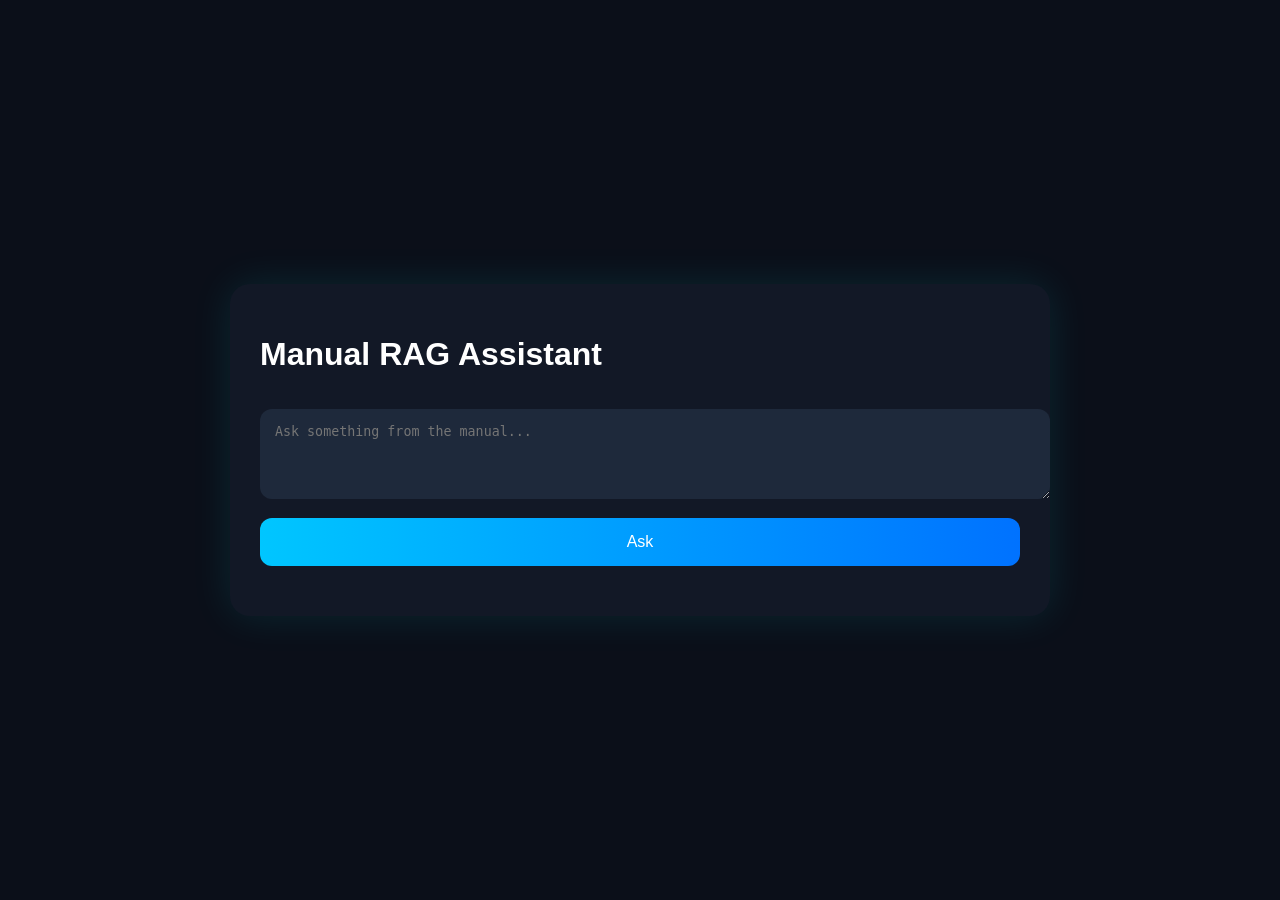
<file: Assignment/Day_2/RAG_System_for_Product_Manuals/index.html>
<!DOCTYPE html>
<html lang="en">
<head>
<meta charset="UTF-8">
<meta name="viewport" content="width=device-width, initial-scale=1.0">
<title>Manual RAG Assistant</title>
<style>
body {
    background: #0b0f19;
    color: #fff;
    font-family: Arial, sans-serif;
    display: flex;
    justify-content: center;
    align-items: center;
    height: 100vh;
    margin: 0;
}
.container {
    width: 760px;
    background: #121826;
    border-radius: 20px;
    padding: 30px;
    box-shadow: 0 0 40px rgba(0, 255, 255, 0.1);
}
textarea, button {
    width: 100%;
    padding: 15px;
    border-radius: 12px;
    border: none;
    margin-top: 15px;
}
textarea {
    background: #1e293b;
    color: #fff;
    resize: vertical;
}
button {
    background: linear-gradient(90deg, #00c6ff, #0072ff);
    color: #fff;
    font-size: 16px;
    cursor: pointer;
}
button:disabled {
    opacity: 0.6;
    cursor: not-allowed;
}
#response {
    margin-top: 20px;
    white-space: pre-wrap;
    line-height: 1.5;
}
#citations {
    margin-top: 14px;
}
.cite-card {
    margin-top: 8px;
    padding: 10px;
    background: #1f2937;
    border-left: 3px solid #00c6ff;
    border-radius: 10px;
}
</style>
</head>
<body>
<div class="container">
    <h1>Manual RAG Assistant</h1>
    <textarea id="question" rows="4" placeholder="Ask something from the manual..."></textarea>
    <button id="askBtn" onclick="askQuestion()">Ask</button>
    <div id="response"></div>
    <div id="citations"></div>
</div>
<script>
async function askQuestion() {
    const question = document.getElementById("question").value.trim();
    const responseBox = document.getElementById("response");
    const citationBox = document.getElementById("citations");
    const askBtn = document.getElementById("askBtn");

    if (!question) {
        responseBox.innerText = "Please enter a question.";
        citationBox.innerHTML = "";
        return;
    }

    askBtn.disabled = true;
    responseBox.innerText = "Thinking...";
    citationBox.innerHTML = "";

    try {
        const res = await fetch("/query", {
            method: "POST",
            headers: {"Content-Type": "application/json"},
            body: JSON.stringify({question})
        });

        const data = await res.json();
        if (!res.ok) {
            responseBox.innerText = data.error || "Request failed.";
            return;
        }

        responseBox.innerText = data.answer || "No answer returned.";
        citationBox.innerHTML = (data.citations || [])
            .map((c) => `<div class="cite-card">Page ${c.page} | ${c.section}</div>`)
            .join("");
    } catch (err) {
        responseBox.innerText = "Something went wrong. Please try again.";
        citationBox.innerHTML = "";
    } finally {
        askBtn.disabled = false;
    }
}
</script>
</body>
</html>
</file>
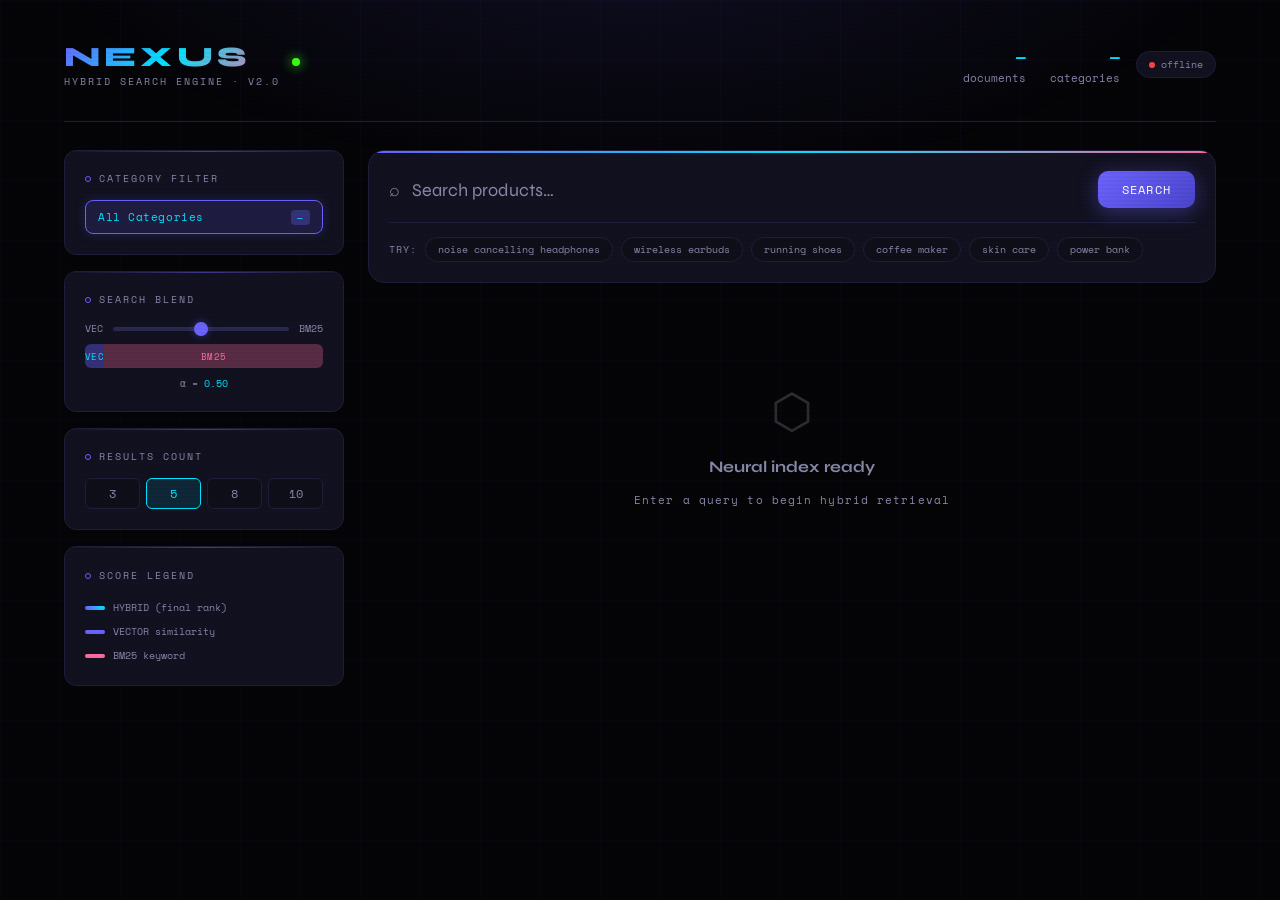
<file: Labs/Day_2/Lab_3/index.html>
<!DOCTYPE html>
<html lang="en">
<head>
<meta charset="UTF-8" />
<meta name="viewport" content="width=device-width, initial-scale=1.0" />
<title>NEXUS · Hybrid Search Engine</title>
<link href="https://fonts.googleapis.com/css2?family=Space+Mono:ital,wght@0,400;0,700;1,400&family=Syne:wght@400;600;700;800&display=swap" rel="stylesheet" />
<style>
  /* ── Reset & Variables ─────────────────────────────── */
  *, *::before, *::after { box-sizing: border-box; margin: 0; padding: 0; }

  :root {
    --bg: #050508;
    --bg2: #0a0a0f;
    --bg3: #0f0f1a;
    --panel: #111120;
    --panel2: #161628;
    --border: #1e1e3a;
    --border2: #2a2a50;
    --accent: #6c63ff;
    --accent2: #00e5ff;
    --accent3: #ff6b9d;
    --accent4: #39ff14;
    --text: #e8e8f5;
    --text2: #8888aa;
    --text3: #5555778;
    --glow: rgba(108, 99, 255, 0.4);
    --glow2: rgba(0, 229, 255, 0.3);
    --font-display: 'Syne', sans-serif;
    --font-mono: 'Space Mono', monospace;
  }

  html { scroll-behavior: smooth; }

  body {
    background: var(--bg);
    color: var(--text);
    font-family: var(--font-display);
    min-height: 100vh;
    overflow-x: hidden;
  }

  /* ── Animated Background Grid ───────────────────────── */
  body::before {
    content: '';
    position: fixed;
    inset: 0;
    background-image:
      linear-gradient(rgba(108,99,255,0.03) 1px, transparent 1px),
      linear-gradient(90deg, rgba(108,99,255,0.03) 1px, transparent 1px);
    background-size: 60px 60px;
    z-index: 0;
    pointer-events: none;
  }

  body::after {
    content: '';
    position: fixed;
    inset: 0;
    background: radial-gradient(ellipse 80% 50% at 50% -10%, rgba(108,99,255,0.12) 0%, transparent 60%);
    z-index: 0;
    pointer-events: none;
  }

  /* ── Scanlines overlay ───────────────────────────────── */
  .scanlines {
    position: fixed;
    inset: 0;
    background: repeating-linear-gradient(
      0deg,
      transparent,
      transparent 2px,
      rgba(0,0,0,0.08) 2px,
      rgba(0,0,0,0.08) 4px
    );
    pointer-events: none;
    z-index: 999;
    opacity: 0.4;
  }

  /* ── Layout ─────────────────────────────────────────── */
  .app {
    position: relative;
    z-index: 1;
    max-width: 1200px;
    margin: 0 auto;
    padding: 0 24px;
  }

  /* ── Header ─────────────────────────────────────────── */
  header {
    padding: 40px 0 32px;
    display: flex;
    align-items: center;
    justify-content: space-between;
    border-bottom: 1px solid var(--border);
    position: relative;
  }

  .logo {
    display: flex;
    align-items: baseline;
    gap: 12px;
  }

  .logo-text {
    font-size: 28px;
    font-weight: 800;
    letter-spacing: 0.15em;
    background: linear-gradient(135deg, #6c63ff 0%, #00e5ff 50%, #ff6b9d 100%);
    -webkit-background-clip: text;
    -webkit-text-fill-color: transparent;
    background-clip: text;
    text-shadow: none;
  }

  .logo-dot {
    width: 8px; height: 8px;
    background: var(--accent4);
    border-radius: 50%;
    box-shadow: 0 0 12px var(--accent4);
    animation: pulse 2s ease-in-out infinite;
  }

  @keyframes pulse {
    0%, 100% { opacity: 1; transform: scale(1); }
    50% { opacity: 0.5; transform: scale(0.7); }
  }

  .logo-sub {
    font-family: var(--font-mono);
    font-size: 10px;
    color: var(--text2);
    letter-spacing: 0.2em;
    text-transform: uppercase;
  }

  .stats-bar {
    display: flex;
    gap: 24px;
    font-family: var(--font-mono);
    font-size: 11px;
    color: var(--text2);
  }

  .stat-item {
    display: flex;
    flex-direction: column;
    align-items: flex-end;
    gap: 2px;
  }

  .stat-num {
    color: var(--accent2);
    font-size: 16px;
    font-weight: 700;
  }

  /* ── Main Grid ───────────────────────────────────────── */
  .main-grid {
    display: grid;
    grid-template-columns: 280px 1fr;
    gap: 24px;
    padding: 28px 0;
    min-height: calc(100vh - 160px);
    align-items: start;
  }

  /* ── Sidebar ─────────────────────────────────────────── */
  .sidebar {
    display: flex;
    flex-direction: column;
    gap: 16px;
    position: sticky;
    top: 24px;
  }

  .panel {
    background: var(--panel);
    border: 1px solid var(--border);
    border-radius: 12px;
    padding: 20px;
    position: relative;
    overflow: hidden;
  }

  .panel::before {
    content: '';
    position: absolute;
    top: 0; left: 0; right: 0;
    height: 1px;
    background: linear-gradient(90deg, transparent, var(--accent), transparent);
    opacity: 0.5;
  }

  .panel-title {
    font-size: 10px;
    font-family: var(--font-mono);
    color: var(--text2);
    letter-spacing: 0.2em;
    text-transform: uppercase;
    margin-bottom: 14px;
    display: flex;
    align-items: center;
    gap: 8px;
  }

  .panel-title::before {
    content: '';
    width: 6px; height: 6px;
    border: 1.5px solid var(--accent);
    border-radius: 50%;
  }

  /* ── Category Filters ───────────────────────────────── */
  .cat-grid {
    display: flex;
    flex-direction: column;
    gap: 6px;
  }

  .cat-btn {
    background: var(--bg3);
    border: 1px solid var(--border);
    border-radius: 8px;
    padding: 8px 12px;
    color: var(--text2);
    font-family: var(--font-mono);
    font-size: 11px;
    cursor: pointer;
    text-align: left;
    transition: all 0.2s;
    display: flex;
    justify-content: space-between;
    align-items: center;
    letter-spacing: 0.05em;
  }

  .cat-btn:hover {
    border-color: var(--accent);
    color: var(--text);
    background: rgba(108,99,255,0.1);
  }

  .cat-btn.active {
    border-color: var(--accent);
    background: rgba(108,99,255,0.15);
    color: var(--accent2);
    box-shadow: 0 0 12px rgba(108,99,255,0.2);
  }

  .cat-count {
    background: var(--border2);
    border-radius: 4px;
    padding: 1px 6px;
    font-size: 9px;
    color: var(--text2);
  }

  .cat-btn.active .cat-count {
    background: rgba(108,99,255,0.3);
    color: var(--accent2);
  }

  /* ── Alpha Slider ────────────────────────────────────── */
  .slider-row {
    display: flex;
    align-items: center;
    gap: 10px;
    margin-bottom: 8px;
  }

  .slider-label {
    font-family: var(--font-mono);
    font-size: 10px;
    color: var(--text2);
    white-space: nowrap;
  }

  .slider-val {
    font-family: var(--font-mono);
    font-size: 12px;
    color: var(--accent2);
    min-width: 30px;
    text-align: right;
  }

  input[type=range] {
    -webkit-appearance: none;
    width: 100%;
    height: 4px;
    background: var(--border2);
    border-radius: 2px;
    outline: none;
  }

  input[type=range]::-webkit-slider-thumb {
    -webkit-appearance: none;
    width: 14px;
    height: 14px;
    border-radius: 50%;
    background: var(--accent);
    box-shadow: 0 0 8px var(--glow);
    cursor: pointer;
  }

  .blend-bar {
    display: flex;
    height: 24px;
    border-radius: 6px;
    overflow: hidden;
    font-family: var(--font-mono);
    font-size: 9px;
    letter-spacing: 0.05em;
  }

  .blend-vec {
    background: rgba(108,99,255,0.4);
    display: flex;
    align-items: center;
    justify-content: center;
    color: var(--accent2);
    transition: width 0.3s;
  }

  .blend-bm25 {
    background: rgba(255,107,157,0.3);
    display: flex;
    align-items: center;
    justify-content: center;
    color: var(--accent3);
    transition: width 0.3s;
    flex: 1;
  }

  /* ── Top-K ───────────────────────────────────────────── */
  .topk-row {
    display: flex;
    gap: 6px;
    flex-wrap: wrap;
  }

  .topk-btn {
    flex: 1;
    min-width: 36px;
    padding: 6px 0;
    background: var(--bg3);
    border: 1px solid var(--border);
    border-radius: 6px;
    color: var(--text2);
    font-family: var(--font-mono);
    font-size: 12px;
    cursor: pointer;
    text-align: center;
    transition: all 0.2s;
  }

  .topk-btn:hover { border-color: var(--accent); color: var(--text); }
  .topk-btn.active {
    border-color: var(--accent2);
    background: rgba(0,229,255,0.1);
    color: var(--accent2);
  }

  /* ── Search Panel ────────────────────────────────────── */
  .content { display: flex; flex-direction: column; gap: 20px; }

  .search-box {
    background: var(--panel);
    border: 1px solid var(--border);
    border-radius: 16px;
    padding: 20px;
    position: relative;
    overflow: hidden;
  }

  .search-box::before {
    content: '';
    position: absolute;
    top: 0; left: 0; right: 0;
    height: 2px;
    background: linear-gradient(90deg, var(--accent), var(--accent2), var(--accent3));
  }

  .search-input-wrap {
    display: flex;
    gap: 12px;
    align-items: center;
  }

  .search-icon {
    color: var(--text2);
    font-size: 18px;
    flex-shrink: 0;
  }

  #searchInput {
    flex: 1;
    background: transparent;
    border: none;
    outline: none;
    color: var(--text);
    font-family: var(--font-display);
    font-size: 18px;
    font-weight: 600;
    caret-color: var(--accent2);
  }

  #searchInput::placeholder { color: var(--text2); font-weight: 400; }

  .search-btn {
    background: linear-gradient(135deg, var(--accent), #4a45cc);
    border: none;
    border-radius: 10px;
    padding: 10px 24px;
    color: #fff;
    font-family: var(--font-mono);
    font-size: 12px;
    letter-spacing: 0.1em;
    cursor: pointer;
    text-transform: uppercase;
    transition: all 0.2s;
    box-shadow: 0 4px 20px rgba(108,99,255,0.4);
    white-space: nowrap;
  }

  .search-btn:hover {
    transform: translateY(-1px);
    box-shadow: 0 6px 28px rgba(108,99,255,0.6);
  }

  .search-btn:active { transform: translateY(0); }

  .search-btn:disabled {
    opacity: 0.5;
    cursor: not-allowed;
    transform: none;
  }

  .suggestions {
    display: flex;
    gap: 8px;
    flex-wrap: wrap;
    margin-top: 14px;
    padding-top: 14px;
    border-top: 1px solid var(--border);
  }

  .sug-label {
    font-family: var(--font-mono);
    font-size: 10px;
    color: var(--text2);
    align-self: center;
    letter-spacing: 0.1em;
  }

  .sug-btn {
    background: var(--bg3);
    border: 1px solid var(--border);
    border-radius: 20px;
    padding: 4px 12px;
    color: var(--text2);
    font-family: var(--font-mono);
    font-size: 10px;
    cursor: pointer;
    transition: all 0.2s;
  }

  .sug-btn:hover {
    border-color: var(--accent2);
    color: var(--accent2);
    background: rgba(0,229,255,0.05);
  }

  /* ── AI Summary ─────────────────────────────────────── */
  .ai-summary {
    background: linear-gradient(135deg, rgba(108,99,255,0.08) 0%, rgba(0,229,255,0.05) 100%);
    border: 1px solid rgba(108,99,255,0.3);
    border-radius: 12px;
    padding: 16px 20px;
    display: none;
    gap: 12px;
    align-items: flex-start;
  }

  .ai-summary.visible { display: flex; }

  .ai-icon {
    width: 32px; height: 32px;
    background: linear-gradient(135deg, var(--accent), var(--accent2));
    border-radius: 8px;
    display: flex;
    align-items: center;
    justify-content: center;
    font-size: 16px;
    flex-shrink: 0;
  }

  .ai-text {
    flex: 1;
    font-size: 13px;
    line-height: 1.6;
    color: var(--text);
  }

  .ai-badge {
    font-family: var(--font-mono);
    font-size: 9px;
    color: var(--accent);
    letter-spacing: 0.15em;
    text-transform: uppercase;
    margin-bottom: 4px;
    display: block;
  }

  /* ── Results Header ─────────────────────────────────── */
  .results-header {
    display: flex;
    align-items: center;
    justify-content: space-between;
    padding: 0 4px;
  }

  .results-count {
    font-family: var(--font-mono);
    font-size: 11px;
    color: var(--text2);
    letter-spacing: 0.1em;
  }

  .results-count span { color: var(--accent2); font-weight: 700; }

  .sort-toggle {
    display: flex;
    background: var(--panel);
    border: 1px solid var(--border);
    border-radius: 8px;
    overflow: hidden;
  }

  .sort-btn {
    padding: 5px 12px;
    font-family: var(--font-mono);
    font-size: 9px;
    color: var(--text2);
    cursor: pointer;
    background: transparent;
    border: none;
    letter-spacing: 0.05em;
    transition: all 0.2s;
  }

  .sort-btn.active {
    background: rgba(108,99,255,0.2);
    color: var(--accent2);
  }

  /* ── Result Cards ────────────────────────────────────── */
  .results-list { display: flex; flex-direction: column; gap: 12px; }

  .result-card {
    background: var(--panel);
    border: 1px solid var(--border);
    border-radius: 14px;
    padding: 20px;
    transition: all 0.25s;
    position: relative;
    overflow: hidden;
    animation: cardIn 0.4s ease both;
  }

  @keyframes cardIn {
    from { opacity: 0; transform: translateY(16px); }
    to { opacity: 1; transform: translateY(0); }
  }

  .result-card:hover {
    border-color: var(--border2);
    background: var(--panel2);
    transform: translateY(-2px);
    box-shadow: 0 8px 32px rgba(0,0,0,0.4);
  }

  .result-card::before {
    content: '';
    position: absolute;
    left: 0; top: 0; bottom: 0;
    width: 3px;
    background: linear-gradient(180deg, var(--accent), var(--accent2));
    border-radius: 2px 0 0 2px;
    opacity: 0;
    transition: opacity 0.2s;
  }

  .result-card:hover::before { opacity: 1; }

  .card-top {
    display: flex;
    justify-content: space-between;
    align-items: flex-start;
    gap: 12px;
    margin-bottom: 10px;
  }

  .card-meta {
    display: flex;
    gap: 6px;
    flex-wrap: wrap;
    align-items: center;
  }

  .tag {
    padding: 2px 10px;
    border-radius: 20px;
    font-family: var(--font-mono);
    font-size: 9px;
    letter-spacing: 0.08em;
    text-transform: uppercase;
  }

  .tag-cat {
    background: rgba(108,99,255,0.15);
    border: 1px solid rgba(108,99,255,0.3);
    color: var(--accent);
  }

  .tag-brand {
    background: rgba(0,229,255,0.08);
    border: 1px solid rgba(0,229,255,0.2);
    color: var(--accent2);
  }

  .card-rank {
    font-family: var(--font-mono);
    font-size: 10px;
    color: var(--text2);
    background: var(--bg3);
    border: 1px solid var(--border);
    border-radius: 6px;
    padding: 3px 8px;
    white-space: nowrap;
  }

  .card-text {
    font-size: 14px;
    line-height: 1.55;
    color: var(--text);
    margin-bottom: 14px;
  }

  .card-bottom {
    display: flex;
    align-items: center;
    justify-content: space-between;
    gap: 12px;
    flex-wrap: wrap;
  }

  .score-bars {
    display: flex;
    gap: 12px;
    flex-wrap: wrap;
  }

  .score-item {
    display: flex;
    flex-direction: column;
    gap: 3px;
    min-width: 80px;
  }

  .score-label {
    font-family: var(--font-mono);
    font-size: 8px;
    color: var(--text2);
    letter-spacing: 0.12em;
    text-transform: uppercase;
  }

  .score-track {
    height: 4px;
    background: var(--border);
    border-radius: 2px;
    overflow: hidden;
  }

  .score-fill {
    height: 100%;
    border-radius: 2px;
    transition: width 0.6s cubic-bezier(0.4, 0, 0.2, 1);
  }

  .fill-hybrid { background: linear-gradient(90deg, var(--accent), var(--accent2)); }
  .fill-vec { background: var(--accent); }
  .fill-bm25 { background: var(--accent3); }

  .score-num {
    font-family: var(--font-mono);
    font-size: 9px;
    color: var(--text2);
    margin-top: 1px;
  }

  .price-badge {
    font-family: var(--font-mono);
    font-size: 14px;
    font-weight: 700;
    color: var(--accent4);
  }

  .rating-badge {
    font-family: var(--font-mono);
    font-size: 11px;
    color: var(--text2);
  }

  .rating-badge span { color: #ffd700; }

  /* ── Loading ─────────────────────────────────────────── */
  .loading {
    display: none;
    flex-direction: column;
    align-items: center;
    justify-content: center;
    padding: 60px 20px;
    gap: 20px;
  }

  .loading.visible { display: flex; }

  .loader-ring {
    width: 48px; height: 48px;
    border: 2px solid var(--border);
    border-top-color: var(--accent);
    border-right-color: var(--accent2);
    border-radius: 50%;
    animation: spin 0.8s linear infinite;
  }

  @keyframes spin { to { transform: rotate(360deg); } }

  .loading-text {
    font-family: var(--font-mono);
    font-size: 11px;
    color: var(--text2);
    letter-spacing: 0.2em;
    text-transform: uppercase;
  }

  /* ── Empty State ─────────────────────────────────────── */
  .empty {
    display: flex;
    flex-direction: column;
    align-items: center;
    justify-content: center;
    padding: 80px 20px;
    gap: 16px;
    color: var(--text2);
    text-align: center;
  }

  .empty-icon {
    font-size: 48px;
    opacity: 0.3;
    filter: grayscale(1);
  }

  .empty-title {
    font-size: 16px;
    font-weight: 700;
    color: var(--text2);
  }

  .empty-sub {
    font-family: var(--font-mono);
    font-size: 11px;
    color: var(--text3);
    letter-spacing: 0.1em;
  }

  /* ── Error ───────────────────────────────────────────── */
  .error-box {
    background: rgba(255,60,60,0.08);
    border: 1px solid rgba(255,60,60,0.3);
    border-radius: 10px;
    padding: 14px 18px;
    font-family: var(--font-mono);
    font-size: 12px;
    color: #ff6b6b;
    display: none;
  }

  .error-box.visible { display: block; }

  /* ── Connection Badge ────────────────────────────────── */
  .conn-badge {
    display: flex;
    align-items: center;
    gap: 6px;
    font-family: var(--font-mono);
    font-size: 10px;
    padding: 5px 12px;
    border-radius: 20px;
    border: 1px solid var(--border);
    background: var(--panel);
    color: var(--text2);
  }

  .conn-dot {
    width: 6px; height: 6px;
    border-radius: 50%;
    background: #555;
    transition: background 0.3s;
  }

  .conn-dot.online { background: var(--accent4); box-shadow: 0 0 6px var(--accent4); }
  .conn-dot.offline { background: #ff4444; }

  /* ── Scrollbar ───────────────────────────────────────── */
  ::-webkit-scrollbar { width: 6px; }
  ::-webkit-scrollbar-track { background: var(--bg); }
  ::-webkit-scrollbar-thumb { background: var(--border2); border-radius: 3px; }
  ::-webkit-scrollbar-thumb:hover { background: var(--accent); }

  /* ── Responsive ─────────────────────────────────────── */
  @media (max-width: 768px) {
    .main-grid { grid-template-columns: 1fr; }
    .sidebar { position: static; }
    .stats-bar { display: none; }
    .score-bars { gap: 8px; }
  }
</style>
</head>
<body>
<div class="scanlines"></div>

<div class="app">
  <!-- Header -->
  <header>
    <div class="logo">
      <div>
        <div class="logo-text">NEXUS</div>
        <div class="logo-sub">Hybrid Search Engine · v2.0</div>
      </div>
      <div class="logo-dot"></div>
    </div>
    <div style="display:flex;align-items:center;gap:16px;">
      <div class="stats-bar">
        <div class="stat-item">
          <span class="stat-num" id="statDocs">—</span>
          <span>documents</span>
        </div>
        <div class="stat-item">
          <span class="stat-num" id="statCats">—</span>
          <span>categories</span>
        </div>
      </div>
      <div class="conn-badge">
        <div class="conn-dot" id="connDot"></div>
        <span id="connText">connecting</span>
      </div>
    </div>
  </header>

  <!-- Main -->
  <div class="main-grid">

    <!-- Sidebar -->
    <aside class="sidebar">

      <!-- Categories -->
      <div class="panel">
        <div class="panel-title">Category Filter</div>
        <div class="cat-grid" id="catGrid">
          <button class="cat-btn active" data-cat="" onclick="selectCat(this)">
            All Categories
            <span class="cat-count" id="countAll">—</span>
          </button>
        </div>
      </div>

      <!-- Alpha Blend -->
      <div class="panel">
        <div class="panel-title">Search Blend</div>
        <div class="slider-row">
          <span class="slider-label">VEC</span>
          <input type="range" id="alphaSlider" min="0" max="100" value="50" oninput="updateAlpha()" />
          <span class="slider-label">BM25</span>
        </div>
        <div class="blend-bar" id="blendBar">
          <div class="blend-vec" id="blendVec">VEC</div>
          <div class="blend-bm25" id="blendBm25">BM25</div>
        </div>
        <div style="margin-top:8px;font-family:var(--font-mono);font-size:10px;color:var(--text2);text-align:center;">
          α = <span id="alphaVal" style="color:var(--accent2);">0.50</span>
        </div>
      </div>

      <!-- Top K -->
      <div class="panel">
        <div class="panel-title">Results Count</div>
        <div class="topk-row">
          <button class="topk-btn" onclick="setTopK(3)">3</button>
          <button class="topk-btn active" onclick="setTopK(5)">5</button>
          <button class="topk-btn" onclick="setTopK(8)">8</button>
          <button class="topk-btn" onclick="setTopK(10)">10</button>
        </div>
      </div>

      <!-- Legend -->
      <div class="panel" style="font-family:var(--font-mono);font-size:10px;line-height:1.8;color:var(--text2);">
        <div class="panel-title">Score Legend</div>
        <div style="display:flex;flex-direction:column;gap:6px;">
          <div style="display:flex;align-items:center;gap:8px;">
            <div style="width:20px;height:4px;background:linear-gradient(90deg,var(--accent),var(--accent2));border-radius:2px;"></div>
            <span>HYBRID (final rank)</span>
          </div>
          <div style="display:flex;align-items:center;gap:8px;">
            <div style="width:20px;height:4px;background:var(--accent);border-radius:2px;"></div>
            <span>VECTOR similarity</span>
          </div>
          <div style="display:flex;align-items:center;gap:8px;">
            <div style="width:20px;height:4px;background:var(--accent3);border-radius:2px;"></div>
            <span>BM25 keyword</span>
          </div>
        </div>
      </div>

    </aside>

    <!-- Content -->
    <div class="content">

      <!-- Search Box -->
      <div class="search-box">
        <div class="search-input-wrap">
          <span class="search-icon">⌕</span>
          <input
            type="text"
            id="searchInput"
            placeholder="Search products…"
            onkeydown="if(event.key==='Enter') doSearch()"
            autocomplete="off"
          />
          <button class="search-btn" id="searchBtn" onclick="doSearch()">SEARCH</button>
        </div>
        <div class="suggestions">
          <span class="sug-label">TRY:</span>
          <button class="sug-btn" onclick="useSuggestion('noise cancelling headphones')">noise cancelling headphones</button>
          <button class="sug-btn" onclick="useSuggestion('wireless earbuds')">wireless earbuds</button>
          <button class="sug-btn" onclick="useSuggestion('running shoes lightweight')">running shoes</button>
          <button class="sug-btn" onclick="useSuggestion('coffee maker')">coffee maker</button>
          <button class="sug-btn" onclick="useSuggestion('skin moisturizer')">skin care</button>
          <button class="sug-btn" onclick="useSuggestion('fast charging power bank')">power bank</button>
        </div>
      </div>

      <!-- Error -->
      <div class="error-box" id="errorBox"></div>

      <!-- AI Summary -->
      <div class="ai-summary" id="aiSummary">
        <div class="ai-icon">✦</div>
        <div class="ai-text">
          <span class="ai-badge">AI · LLaMA 3.1 via Groq</span>
          <span id="aiText"></span>
        </div>
      </div>

      <!-- Results Header -->
      <div class="results-header" id="resultsHeader" style="display:none;">
        <div class="results-count">
          Found <span id="countSpan">0</span> results
          <span id="filterBadge" style="display:none; margin-left:8px; padding:2px 10px; background:rgba(108,99,255,0.15); border:1px solid rgba(108,99,255,0.3); border-radius:12px; font-size:10px; color:var(--accent);">filtered</span>
        </div>
        <div class="sort-toggle">
          <button class="sort-btn active" onclick="sortBy('hybrid')">HYBRID</button>
          <button class="sort-btn" onclick="sortBy('vector')">VECTOR</button>
          <button class="sort-btn" onclick="sortBy('bm25')">BM25</button>
        </div>
      </div>

      <!-- Loading -->
      <div class="loading" id="loading">
        <div class="loader-ring"></div>
        <div class="loading-text">searching neural index…</div>
      </div>

      <!-- Empty State -->
      <div class="empty" id="emptyState">
        <div class="empty-icon">⬡</div>
        <div class="empty-title">Neural index ready</div>
        <div class="empty-sub">Enter a query to begin hybrid retrieval</div>
      </div>

      <!-- Results -->
      <div class="results-list" id="resultsList"></div>

    </div>
  </div>
</div>

<script>
  const API = 'http://localhost:5000/api';
  let currentTopK = 5;
  let currentCat = '';
  let currentAlpha = 0.50;
  let allResults = [];
  let currentSort = 'hybrid';

  // ── Init ────────────────────────────────────────────
  async function init() {
    await checkHealth();
    await loadStats();
  }

  async function checkHealth() {
    try {
      const r = await fetch(`${API.replace('/api', '')}/health`);
      if (r.ok) {
        document.getElementById('connDot').className = 'conn-dot online';
        document.getElementById('connText').textContent = 'connected';
      } else throw new Error();
    } catch {
      document.getElementById('connDot').className = 'conn-dot offline';
      document.getElementById('connText').textContent = 'offline';
    }
  }

  async function loadStats() {
    try {
      const r = await fetch(`${API}/stats`);
      const d = await r.json();
      document.getElementById('statDocs').textContent = d.total_documents;
      document.getElementById('statCats').textContent = Object.keys(d.categories).length;
      document.getElementById('countAll').textContent = d.total_documents;

      const grid = document.getElementById('catGrid');
      // Clear existing category buttons (keep "All")
      const existing = grid.querySelectorAll('[data-cat]:not([data-cat=""])');
      existing.forEach(e => e.remove());

      for (const [cat, count] of Object.entries(d.categories).sort()) {
        const btn = document.createElement('button');
        btn.className = 'cat-btn';
        btn.dataset.cat = cat;
        btn.onclick = function() { selectCat(this); };
        btn.innerHTML = `${cat} <span class="cat-count">${count}</span>`;
        grid.appendChild(btn);
      }
    } catch(e) {
      console.warn('Stats error:', e);
    }
  }

  // ── Controls ─────────────────────────────────────────
  function selectCat(btn) {
    document.querySelectorAll('.cat-btn').forEach(b => b.classList.remove('active'));
    btn.classList.add('active');
    currentCat = btn.dataset.cat;
    document.getElementById('filterBadge').style.display = currentCat ? 'inline-block' : 'none';
  }

  function setTopK(n) {
    currentTopK = n;
    document.querySelectorAll('.topk-btn').forEach(b => b.classList.remove('active'));
    event.target.classList.add('active');
  }

  function updateAlpha() {
    const v = parseInt(document.getElementById('alphaSlider').value);
    currentAlpha = v / 100;
    document.getElementById('alphaVal').textContent = currentAlpha.toFixed(2);
    const vecPct = v + '%';
    const bm25Pct = (100 - v) + '%';
    document.getElementById('blendVec').style.width = vecPct;
    document.getElementById('blendVec').textContent = v >= 15 ? 'VEC' : '';
    document.getElementById('blendBm25').textContent = (100-v) >= 15 ? 'BM25' : '';
  }

  function useSuggestion(text) {
    document.getElementById('searchInput').value = text;
    doSearch();
  }

  function sortBy(key) {
    currentSort = key;
    document.querySelectorAll('.sort-btn').forEach(b => b.classList.remove('active'));
    event.target.classList.add('active');
    renderResults(allResults);
  }

  // ── Search ────────────────────────────────────────────
  async function doSearch() {
    const q = document.getElementById('searchInput').value.trim();
    if (!q) return;

    setLoading(true);
    hideError();
    document.getElementById('aiSummary').classList.remove('visible');
    document.getElementById('resultsHeader').style.display = 'none';
    document.getElementById('resultsList').innerHTML = '';
    document.getElementById('emptyState').style.display = 'none';

    const filters = {};
    if (currentCat) filters.product_category = currentCat;

    try {
      const res = await fetch(`${API}/search`, {
        method: 'POST',
        headers: { 'Content-Type': 'application/json' },
        body: JSON.stringify({
          query: q,
          top_k: currentTopK,
          filters,
          alpha: currentAlpha
        })
      });

      if (!res.ok) throw new Error(`HTTP ${res.status}`);
      const data = await res.json();

      allResults = data.results || [];
      setLoading(false);

      if (data.ai_summary) {
        document.getElementById('aiText').textContent = data.ai_summary;
        document.getElementById('aiSummary').classList.add('visible');
      }

      document.getElementById('resultsHeader').style.display = 'flex';
      document.getElementById('countSpan').textContent = allResults.length;
      document.getElementById('filterBadge').style.display = currentCat ? 'inline-block' : 'none';

      renderResults(allResults);

    } catch(e) {
      setLoading(false);
      showError(`Connection failed: ${e.message}. Is the backend running on port 5000?`);
    }
  }

  // ── Render ────────────────────────────────────────────
  function renderResults(results) {
    const list = document.getElementById('resultsList');
    list.innerHTML = '';

    const sorted = [...results].sort((a, b) => {
      const key = currentSort === 'hybrid' ? 'hybrid_score' :
                  currentSort === 'vector' ? 'vector_score' : 'bm25_score';
      return b[key] - a[key];
    });

    if (!sorted.length) {
      document.getElementById('emptyState').style.display = 'flex';
      document.getElementById('emptyState').querySelector('.empty-title').textContent = 'No results found';
      document.getElementById('emptyState').querySelector('.empty-sub').textContent = 'Try a different query or remove the category filter';
      return;
    }

    sorted.forEach((r, i) => {
      const card = document.createElement('div');
      card.className = 'result-card';
      card.style.animationDelay = `${i * 60}ms`;

      const hybridPct = Math.round(r.hybrid_score * 100);
      const vecPct = Math.round(r.vector_score * 100);
      const bm25Pct = Math.round(r.bm25_score * 100);
      const price = r.metadata.price ? `$${r.metadata.price.toFixed(2)}` : '';
      const rating = r.metadata.rating ? `<span>★</span>${r.metadata.rating}` : '';

      card.innerHTML = `
        <div class="card-top">
          <div class="card-meta">
            <span class="tag tag-cat">${r.metadata.product_category || '?'}</span>
            ${r.metadata.brand ? `<span class="tag tag-brand">${r.metadata.brand}</span>` : ''}
          </div>
          <span class="card-rank">#${i+1} · ${hybridPct}%</span>
        </div>
        <div class="card-text">${r.text}</div>
        <div class="card-bottom">
          <div class="score-bars">
            <div class="score-item">
              <span class="score-label">HYBRID</span>
              <div class="score-track">
                <div class="score-fill fill-hybrid" style="width:${hybridPct}%"></div>
              </div>
              <span class="score-num">${r.hybrid_score.toFixed(4)}</span>
            </div>
            <div class="score-item">
              <span class="score-label">VECTOR</span>
              <div class="score-track">
                <div class="score-fill fill-vec" style="width:${vecPct}%"></div>
              </div>
              <span class="score-num">${r.vector_score.toFixed(4)}</span>
            </div>
            <div class="score-item">
              <span class="score-label">BM25</span>
              <div class="score-track">
                <div class="score-fill fill-bm25" style="width:${bm25Pct}%"></div>
              </div>
              <span class="score-num">${r.bm25_score.toFixed(4)}</span>
            </div>
          </div>
          <div style="display:flex;align-items:center;gap:14px;">
            ${rating ? `<div class="rating-badge">${rating}</div>` : ''}
            ${price ? `<div class="price-badge">${price}</div>` : ''}
          </div>
        </div>
      `;

      list.appendChild(card);
    });
  }

  // ── Helpers ───────────────────────────────────────────
  function setLoading(on) {
    document.getElementById('loading').className = on ? 'loading visible' : 'loading';
    document.getElementById('searchBtn').disabled = on;
  }

  function showError(msg) {
    const el = document.getElementById('errorBox');
    el.textContent = msg;
    el.classList.add('visible');
  }

  function hideError() {
    document.getElementById('errorBox').classList.remove('visible');
  }

  // ── Start ─────────────────────────────────────────────
  init();
</script>
</body>
</html>
</file>
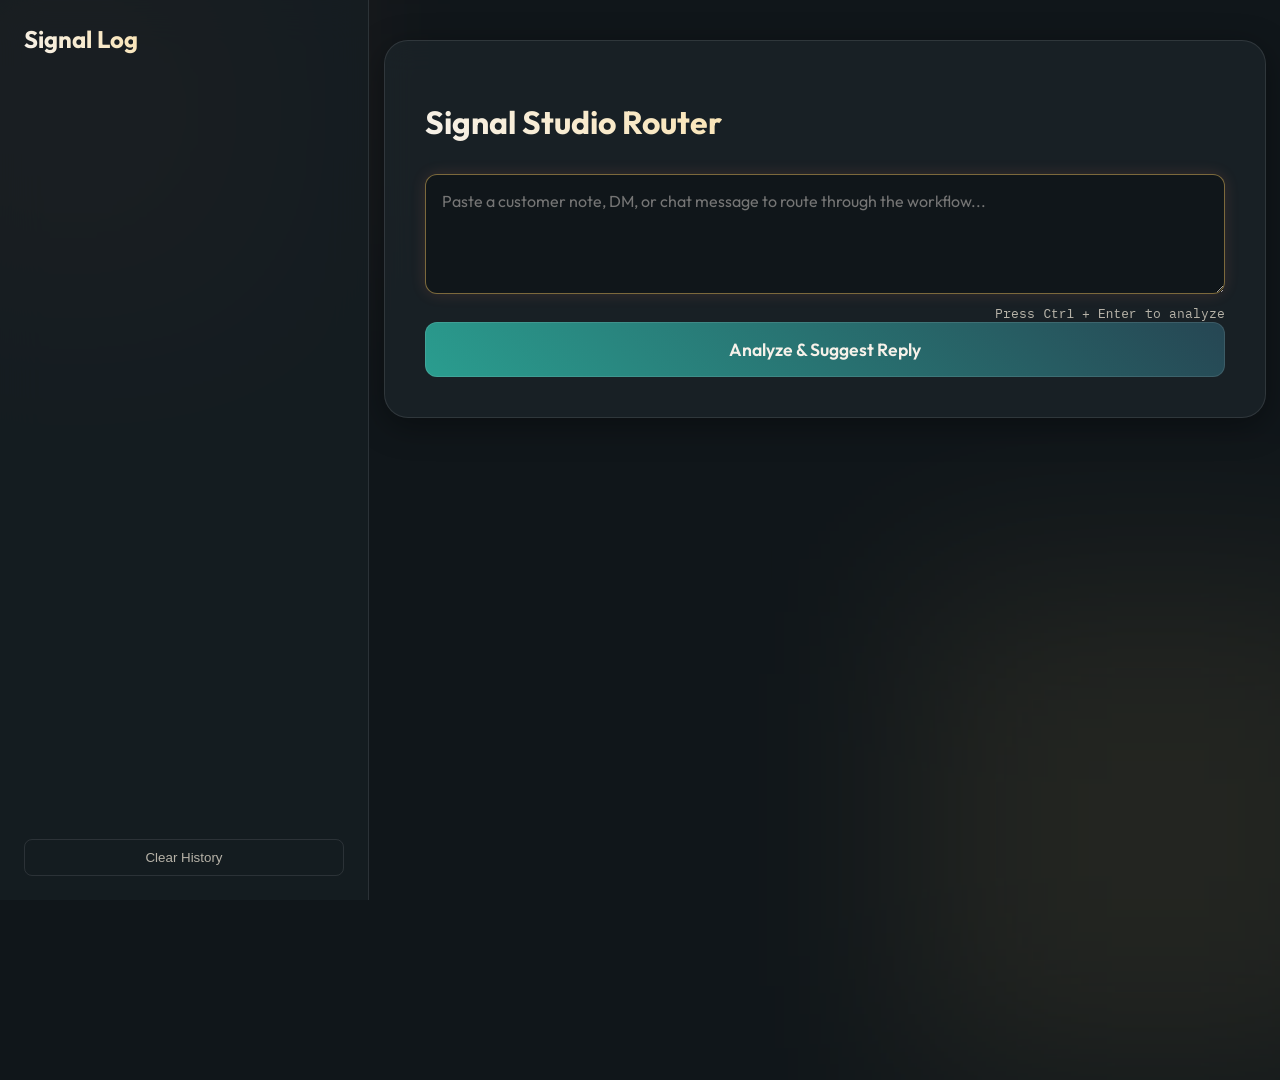
<file: Labs/Day_3/Lab_2/index.html>
<!DOCTYPE html>
<html lang="en">
<head>
    <meta charset="UTF-8">
    <meta name="viewport" content="width=device-width, initial-scale=1.0">
    <title>Signal Studio Router</title>
    <style>
        @import url('https://fonts.googleapis.com/css2?family=Outfit:wght@300;400;600;700&family=IBM+Plex+Mono:wght@400;500&display=swap');
        
        :root {
            --bg-color: #10161a;
            --surface-color: rgba(28, 37, 41, 0.78);
            --sidebar-color: rgba(22, 30, 34, 0.86);
            --primary-glow: #ff7a59;
            --secondary-glow: #ffd166;
            --accent-color: #2a9d8f;
            --text-main: #f6f1e9;
            --text-muted: #b7b3a8;
            --border-color: rgba(255, 255, 255, 0.1);
            --route-positive: #2a9d8f;
            --route-negative: #e76f51;
            --route-neutral: #e9c46a;
        }

        body {
            margin: 0;
            padding: 0;
            background-color: var(--bg-color);
            color: var(--text-main);
            font-family: 'Outfit', sans-serif;
            height: 100vh;
            display: flex;
            overflow: hidden;
        }

        /* Animated Blobs */
        .ambient-blob {
            position: absolute;
            filter: blur(100px);
            z-index: -1;
            opacity: 0.5;
            animation: float 20s infinite ease-in-out alternate;
        }
        .blob-1 {
            width: 400px; height: 400px;
            background: rgba(255, 122, 89, 0.35);
            top: -10%; left: -10%;
        }
        .blob-2 {
            width: 500px; height: 500px;
            background: rgba(233, 196, 106, 0.18);
            bottom: -20%; right: -10%;
            animation-delay: -5s;
        }

        @keyframes float {
            0% { transform: translate(0, 0) scale(1); }
            100% { transform: translate(100px, 50px) scale(1.1); }
        }

        /* Sidebar Layout */
        .sidebar {
            width: 320px;
            background: var(--sidebar-color);
            backdrop-filter: blur(20px);
            -webkit-backdrop-filter: blur(20px);
            border-right: 1px solid var(--border-color);
            display: flex;
            flex-direction: column;
            padding: 24px;
            z-index: 10;
        }

        .sidebar h2 {
            font-family: 'Outfit', sans-serif;
            font-size: 1.5rem;
            margin: 0 0 24px 0;
            background: linear-gradient(45deg, var(--text-main), var(--secondary-glow));
            -webkit-background-clip: text;
            background-clip: text;
            -webkit-text-fill-color: transparent;
        }

        .history-list {
            flex: 1;
            overflow-y: auto;
            display: flex;
            flex-direction: column;
            gap: 12px;
            padding-right: 8px;
        }
        
        /* Custom scrollbar */
        ::-webkit-scrollbar { width: 6px; }
        ::-webkit-scrollbar-track { background: transparent; }
        ::-webkit-scrollbar-thumb { background: rgba(255,255,255,0.2); border-radius: 10px; }
        ::-webkit-scrollbar-thumb:hover { background: rgba(255,255,255,0.4); }

        .history-item {
            background: rgba(255, 255, 255, 0.05);
            border: 1px solid transparent;
            padding: 16px;
            border-radius: 12px;
            cursor: pointer;
            transition: all 0.2s ease;
        }
        .history-item:hover {
            background: rgba(255, 255, 255, 0.1);
            border-color: var(--border-color);
        }
        .history-item .preview {
            white-space: nowrap;
            overflow: hidden;
            text-overflow: ellipsis;
            font-size: 0.9rem;
            margin-bottom: 8px;
        }
        .history-item .meta {
            font-size: 0.75rem;
            color: var(--text-muted);
            display: flex;
            justify-content: space-between;
        }
        .clear-btn {
            margin-top: 16px;
            background: transparent;
            border: 1px solid var(--border-color);
            color: var(--text-muted);
            padding: 10px;
            border-radius: 8px;
            cursor: pointer;
            transition: all 0.2s;
        }
        .clear-btn:hover { background: rgba(255,255,255,0.1); color: var(--text-main); }

        /* Main Panel */
        .main-panel {
            flex: 1;
            display: flex;
            flex-direction: column;
            align-items: center;
            padding: 40px;
            overflow-y: auto;
            position: relative;
        }

        .container {
            width: 100%;
            max-width: 800px;
            background: var(--surface-color);
            backdrop-filter: blur(16px);
            -webkit-backdrop-filter: blur(16px);
            border: 1px solid var(--border-color);
            border-radius: 24px;
            padding: 40px;
            box-shadow: 0 8px 32px 0 rgba(0, 0, 0, 0.37);
        }

        .input-group { position: relative; margin-bottom: 1.5rem; }

        textarea {
            width: 100%;
            background: rgba(0, 0, 0, 0.3);
            border: 1px solid var(--border-color);
            border-radius: 12px;
            padding: 16px;
            color: var(--text-main);
            font-family: inherit;
            font-size: 1rem;
            resize: vertical;
            min-height: 120px;
            box-sizing: border-box;
            transition: all 0.3s ease;
        }
        textarea:focus { outline: none; border-color: rgba(255, 209, 102, 0.45); box-shadow: 0 0 15px rgba(255, 122, 89, 0.14); }
        .shortcut-hint {
            position: absolute;
            bottom: -24px;
            right: 0;
            font-size: 0.8rem;
            color: var(--text-muted);
            font-family: 'IBM Plex Mono', monospace;
        }

        button.primary {
            width: 100%;
            padding: 16px;
            border: none;
            border-radius: 12px;
            background: linear-gradient(45deg, #2a9d8f, #264653);
            color: var(--text-main);
            font-size: 1.1rem;
            font-family: inherit;
            font-weight: 600;
            cursor: pointer;
            position: relative;
            overflow: hidden;
            transition: all 0.3s ease;
            box-shadow: inset 0 0 0 1px rgba(255,255,255,0.1);
        }
        button.primary:hover {
            background: linear-gradient(45deg, #1f6f67, #2a9d8f);
            box-shadow: inset 0 0 0 1px rgba(255, 209, 102, 0.3), 0 0 20px rgba(255, 122, 89, 0.18);
        }
        button.primary:active { transform: translateY(2px); }

        button.loading { pointer-events: none; color: transparent; }
        button.loading::after {
            content: '';
            position: absolute;
            width: 24px; height: 24px;
            top: 50%; left: 50%;
            transform: translate(-50%, -50%);
            border: 2px solid rgba(255,255,255,0.3);
            border-radius: 50%;
            border-top-color: var(--secondary-glow);
            animation: spin 1s linear infinite;
        }

        /* Results Area */
        .results {
            margin-top: 3rem;
            display: none;
            opacity: 0;
            transition: opacity 0.5s ease;
        }
        .results.visible { display: block; animation: fadeIn 0.5s ease forwards; }

        .stats-grid {
            display: grid;
            grid-template-columns: repeat(auto-fit, minmax(140px, 1fr));
            gap: 16px;
            margin-bottom: 2rem;
        }
        .stat-card {
            background: rgba(0, 0, 0, 0.2);
            border: 1px solid var(--border-color);
            padding: 20px 16px;
            border-radius: 16px;
            display: flex;
            flex-direction: column;
            align-items: center;
            justify-content: center;
        }
        .stat-label {
            font-size: 0.8rem;
            color: var(--text-muted);
            text-transform: uppercase;
            letter-spacing: 1px;
            margin-bottom: 12px;
        }
        .stat-value { font-size: 1.2rem; font-weight: 600; text-align: center; }

        /* Progress Ring */
        .progress-ring { position: relative; width: 60px; height: 60px; }
        .progress-ring svg { width: 100%; height: 100%; transform: rotate(-90deg); }
        .progress-ring circle {
            fill: transparent;
            stroke-width: 4;
            stroke: rgba(255,255,255,0.1);
        }
        .progress-ring .progress {
            stroke: var(--secondary-glow);
            stroke-dasharray: 176; /* 2 * pi * r (28) */
            stroke-dashoffset: 176;
            transition: stroke-dashoffset 1s ease-in-out;
            stroke-linecap: round;
        }
        .progress-text {
            position: absolute;
            top: 50%; left: 50%;
            transform: translate(-50%, -50%);
            font-size: 0.9rem;
            font-weight: 600;
        }

        .route-badge {
            display: inline-block;
            padding: 6px 16px;
            border-radius: 20px;
            font-size: 0.9rem;
            font-weight: 600;
            background: rgba(255, 255, 255, 0.1);
        }
        .route-POSITIVE { color: var(--route-positive); box-shadow: 0 0 15px rgba(16,185,129,0.2); border: 1px solid rgba(16,185,129,0.3); }
        .route-NEGATIVE { color: var(--route-negative); box-shadow: 0 0 15px rgba(244,63,94,0.2); border: 1px solid rgba(244,63,94,0.3); }
        .route-NEUTRAL { color: var(--route-neutral); box-shadow: 0 0 15px rgba(14,165,233,0.2); border: 1px solid rgba(14,165,233,0.3); }

        .response-box {
            background: rgba(0, 0, 0, 0.2);
            border-top: 1px solid var(--border-color);
            border-bottom: 1px solid var(--border-color);
            position: relative;
            padding: 24px;
            border-radius: 16px;
            line-height: 1.7;
            font-size: 1.05rem;
            min-height: 100px;
        }
        .response-box::before {
            content: '';
            position: absolute;
            left: 0; top: 0; bottom: 0; width: 4px;
            background: linear-gradient(to bottom, var(--primary-glow), var(--secondary-glow));
            border-radius: 4px 0 0 4px;
        }

        .copy-btn {
            position: absolute;
            top: 16px; right: 16px;
            background: rgba(255,255,255,0.1);
            border: none;
            color: var(--text-main);
            padding: 6px 12px;
            border-radius: 6px;
            cursor: pointer;
            font-size: 0.8rem;
            transition: all 0.2s;
        }
        .copy-btn:hover { background: rgba(255,255,255,0.2); }

        /* Toast Notifications */
        .toast-container {
            position: fixed;
            top: 24px;
            right: 24px;
            z-index: 100;
            display: flex;
            flex-direction: column;
            gap: 10px;
        }
        .toast {
            background: rgba(244, 63, 94, 0.9);
            color: white;
            padding: 16px 24px;
            border-radius: 8px;
            box-shadow: 0 4px 12px rgba(0,0,0,0.3);
            backdrop-filter: blur(10px);
            display: flex;
            align-items: center;
            transform: translateX(120%);
            transition: transform 0.3s cubic-bezier(0.68, -0.55, 0.265, 1.55);
        }
        .toast.show { transform: translateX(0); }

        @keyframes spin { 100% { transform: translate(-50%, -50%) rotate(360deg); } }
        @keyframes fadeIn { to { opacity: 1; } }
    </style>
</head>
<body>

    <div class="ambient-blob blob-1"></div>
    <div class="ambient-blob blob-2"></div>

    <!-- Sidebar for History -->
    <div class="sidebar">
        <h2>Signal Log</h2>
        <div class="history-list" id="historyList">
            <!-- Items injected by JS -->
        </div>
        <button class="clear-btn" onclick="clearHistory()">Clear History</button>
    </div>

    <!-- Toast Notifications Area -->
    <div class="toast-container" id="toastContainer"></div>

    <!-- Main Content -->
    <div class="main-panel">
        <div class="container">
            <h1 style="font-family: 'Outfit', sans-serif; font-size: 2rem; margin-bottom: 2rem; background: linear-gradient(45deg, #f6f1e9, #ffd166); -webkit-background-clip: text; background-clip: text; -webkit-text-fill-color: transparent;">Signal Studio Router</h1>
            
            <div class="input-group">
                <textarea id="queryInput" placeholder="Paste a customer note, DM, or chat message to route through the workflow..." autofocus></textarea>
                <div class="shortcut-hint">Press <kbd>Ctrl</kbd> + <kbd>Enter</kbd> to analyze</div>
            </div>
            
            <button id="analyzeBtn" class="primary" onclick="analyzeQuery()">Analyze & Suggest Reply</button>

            <div class="results" id="resultContainer">
                <div class="stats-grid">
                    <div class="stat-card">
                        <span class="stat-label">Sentiment</span>
                        <span class="stat-value" id="resSentiment">-</span>
                    </div>
                    <div class="stat-card">
                        <span class="stat-label">Confidence</span>
                        <div class="progress-ring">
                            <svg>
                                <circle cx="30" cy="30" r="28"></circle>
                                <circle class="progress" id="scoreProgress" cx="30" cy="30" r="28"></circle>
                            </svg>
                            <div class="progress-text" id="resScore">0%</div>
                        </div>
                    </div>
                    <div class="stat-card">
                        <span class="stat-label">Vector Route</span>
                        <span class="stat-value"><span id="resRoute" class="route-badge"></span></span>
                    </div>
                    <div class="stat-card">
                        <span class="stat-label">Latency (ms)</span>
                        <span class="stat-value" id="resTime">-</span>
                    </div>
                </div>

                <div class="response-box">
                    <button class="copy-btn" onclick="copyResponse()">Copy</button>
                    <div class="stat-label" style="margin-bottom: 12px; color: var(--secondary-glow);">AI Psychological Breakdown</div>
                    <div id="resText"></div>
                </div>
            </div>
        </div>
    </div>

    <script>
        // State
        let chatHistory = JSON.parse(localStorage.getItem('router_ai_history')) || [];
        let aiResponseTextFull = "";
        
        // Init
        document.addEventListener('DOMContentLoaded', () => {
            renderHistory();
            
            // Ctrl+Enter listener
            document.getElementById('queryInput').addEventListener('keydown', function(e) {
                if ((e.ctrlKey || e.metaKey) && e.key === 'Enter') {
                    analyzeQuery();
                }
            });
        });

        // Toast Notification System
        function showToast(message) {
            const container = document.getElementById('toastContainer');
            const toast = document.createElement('div');
            toast.className = 'toast';
            toast.textContent = "⚠️ " + message;
            container.appendChild(toast);
            
            // Trigger animation
            setTimeout(() => toast.classList.add('show'), 10);
            
            // Remove after 4 seconds
            setTimeout(() => {
                toast.classList.remove('show');
                setTimeout(() => toast.remove(), 300);
            }, 4000);
        }

        function renderHistory() {
            const list = document.getElementById('historyList');
            list.innerHTML = "";
            chatHistory.forEach((msg, idx) => {
                if(msg.role === 'user'){
                    const el = document.createElement('div');
                    el.className = 'history-item';
                    el.innerHTML = `
                        <div class="preview">${msg.content}</div>
                        <div class="meta">
                            <span>You</span>
                            <span>#${Math.floor(idx/2)+1}</span>
                        </div>
                    `;
                    el.onclick = () => {
                        document.getElementById('queryInput').value = msg.content;
                    };
                    list.appendChild(el);
                }
            });
        }

        function clearHistory() {
            chatHistory = [];
            localStorage.setItem('router_ai_history', JSON.stringify([]));
            renderHistory();
            showToast("Session history cleared");
        }

        function copyResponse() {
            if(!aiResponseTextFull) return;
            navigator.clipboard.writeText(aiResponseTextFull).then(() => {
                const btn = document.querySelector('.copy-btn');
                const origTxt = btn.textContent;
                btn.textContent = "Copied!";
                setTimeout(() => btn.textContent = origTxt, 2000);
            });
        }

        async function analyzeQuery() {
            const inputEl = document.getElementById('queryInput');
            const query = inputEl.value;
            const btn = document.getElementById('analyzeBtn');
            const resultContainer = document.getElementById('resultContainer');
            
            if (!query.trim()) return;

            btn.classList.add('loading');
            resultContainer.classList.remove('visible');

            try {
                const response = await fetch('/api/process', {
                    method: 'POST',
                    headers: { 'Content-Type': 'application/json' },
                    body: JSON.stringify({ query: query, history: chatHistory })
                });

                if (!response.ok) throw new Error(`HTTP Error: ${response.status}`);
                
                const data = await response.json();
                
                if (data.errors && data.errors.length > 0) {
                    data.errors.forEach(err => showToast(err));
                }

                // Update Session History
                chatHistory.push({ role: "user", content: query });
                chatHistory.push({ role: "assistant", content: data.response_text || "" });
                localStorage.setItem('router_ai_history', JSON.stringify(chatHistory));
                renderHistory();
                
                // Update basic stats
                document.getElementById('resSentiment').textContent = data.sentiment_label || 'N/A';
                
                // Animate progress ring
                const rawScoreEl = document.getElementById('resScore');
                const progressCircle = document.getElementById('scoreProgress');
                if (data.sentiment_score) {
                    const pct = Math.round(data.sentiment_score * 100);
                    rawScoreEl.textContent = `${pct}%`;
                    const offset = 176 - (176 * pct) / 100;
                    progressCircle.style.strokeDashoffset = offset;
                    
                    // Color based on route
                    const colors = { 'POSITIVE': 'var(--route-positive)', 'NEGATIVE': 'var(--route-negative)', 'NEUTRAL': 'var(--route-neutral)' };
                    progressCircle.style.stroke = colors[data.route] || 'var(--route-neutral)';
                } else {
                    rawScoreEl.textContent = '0%';
                    progressCircle.style.strokeDashoffset = 176;
                }
                
                const routeEl = document.getElementById('resRoute');
                routeEl.textContent = data.route;
                routeEl.className = `route-badge route-${data.route}`;
                
                document.getElementById('resTime').textContent = data.metrics?.total_time_ms || '-';
                
                // Typewriter effect initialization
                const textEl = document.getElementById('resText');
                textEl.innerHTML = "";
                aiResponseTextFull = data.response_text || '';
                
                resultContainer.classList.add('visible');
                
                // Run typewriter
                let i = 0;
                let charArray = aiResponseTextFull.split('');
                function typeChar() {
                    if (i < charArray.length) {
                        if (charArray[i] === '\n') {
                            textEl.innerHTML += '<br>';
                        } else {
                            textEl.innerHTML += charArray[i];
                        }
                        i++;
                        setTimeout(typeChar, 10);
                    }
                }
                typeChar();

            } catch (err) {
                console.error(err);
                showToast(err.message || "An error occurred connecting to the backend.");
            } finally {
                btn.classList.remove('loading');
            }
        }
    </script>
</body>
</html>
</file>
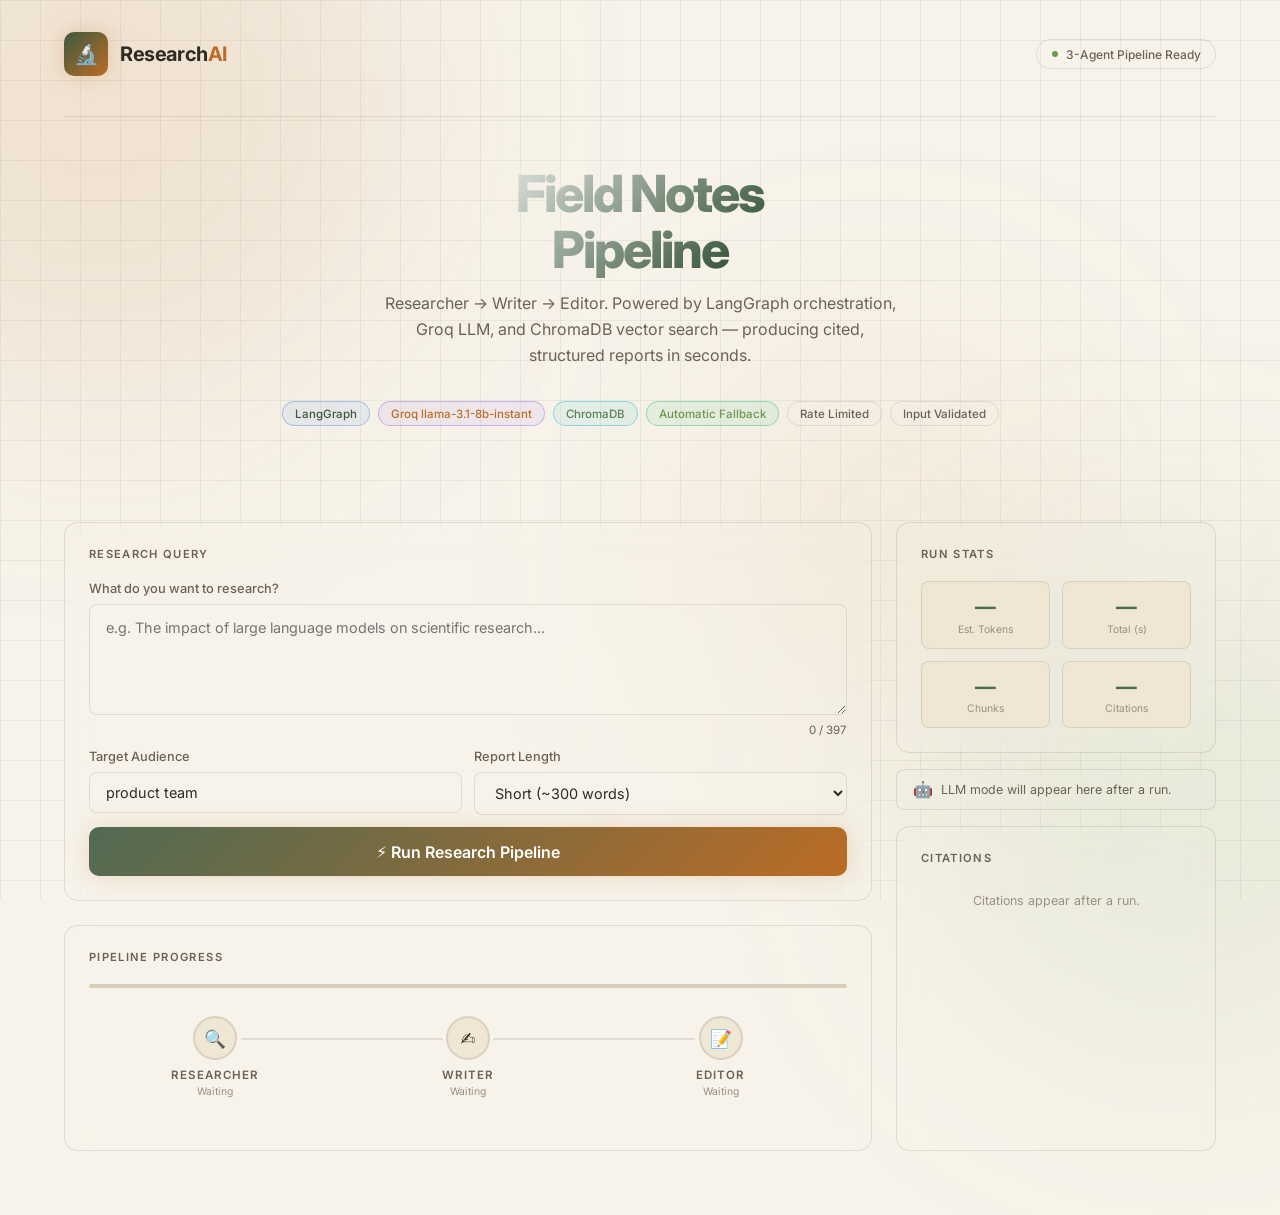
<file: Labs/Day_3/Lab_4/index.html>
<!DOCTYPE html>
<html lang="en">
<head>
  <meta charset="UTF-8" />
  <meta name="viewport" content="width=device-width, initial-scale=1.0" />
  <title>Field Notes Pipeline</title>
  <meta name="description" content="A customized multi-agent research workspace powered by LangGraph, Groq, and ChromaDB." />
  <link rel="preconnect" href="https://fonts.googleapis.com" />
  <link rel="preconnect" href="https://fonts.gstatic.com" crossorigin />
  <link href="https://fonts.googleapis.com/css2?family=Inter:wght@300;400;500;600;700;800&family=JetBrains+Mono:wght@400;500&display=swap" rel="stylesheet" />
  <style>
    /* ────────────────────────────────────────────────────────────────
       Design tokens
    ──────────────────────────────────────────────────────────────── */
    :root {
      --bg:           #f7f3ea;
      --bg2:          #efe6d4;
      --bg3:          #d8cdb8;
      --glass:        rgba(255,255,255,0.04);
      --glass-border: rgba(60,54,43,0.12);
      --neon-blue:    #3d5a40;
      --neon-cyan:    #588157;
      --neon-purple:  #bc6c25;
      --neon-green:   #6a994e;
      --neon-amber:   #dda15e;
      --neon-red:     #9c6644;
      --text:         #2f2a22;
      --text-dim:     #6b6255;
      --text-muted:   #9a8f80;
      --radius:       14px;
      --agent-r:      var(--neon-cyan);
      --agent-w:      var(--neon-purple);
      --agent-e:      var(--neon-green);
    }

    *, *::before, *::after { box-sizing: border-box; margin: 0; padding: 0; }

    html { scroll-behavior: smooth; }

    body {
      font-family: 'Inter', system-ui, sans-serif;
      background: var(--bg);
      color: var(--text);
      min-height: 100vh;
      overflow-x: hidden;
    }

    /* ── Animated grid background ───────────────────────────────── */
    body::before {
      content: '';
      position: fixed; inset: 0;
      background-image:
        linear-gradient(rgba(61,90,64,.07) 1px, transparent 1px),
        linear-gradient(90deg, rgba(61,90,64,.07) 1px, transparent 1px);
      background-size: 40px 40px;
      pointer-events: none;
      z-index: 0;
    }

    /* ── Glow orbs ──────────────────────────────────────────────── */
    .orb {
      position: fixed;
      border-radius: 50%;
      filter: blur(120px);
      pointer-events: none;
      z-index: 0;
    }
    .orb-1 { width: 600px; height: 600px; top: -200px; left: -200px;
              background: rgba(188,108,37,.12); }
    .orb-2 { width: 500px; height: 500px; bottom: -150px; right: -150px;
              background: rgba(106,153,78,.10); }
    .orb-3 { width: 350px; height: 350px; top: 40%; left: 55%;
              background: rgba(221,161,94,.12); }

    /* ── Layout ─────────────────────────────────────────────────── */
    .app-wrap {
      position: relative;
      z-index: 1;
      max-width: 1200px;
      margin: 0 auto;
      padding: 0 1.5rem 4rem;
    }

    /* ── Header ─────────────────────────────────────────────────── */
    header {
      display: flex;
      align-items: center;
      justify-content: space-between;
      padding: 2rem 0 2.5rem;
      border-bottom: 1px solid var(--glass-border);
    }
    .logo {
      display: flex;
      align-items: center;
      gap: .75rem;
    }
    .logo-icon {
      width: 44px; height: 44px;
      background: linear-gradient(135deg, var(--neon-blue), var(--neon-purple));
      border-radius: 10px;
      display: flex; align-items: center; justify-content: center;
      font-size: 1.25rem;
      box-shadow: 0 0 20px rgba(188,108,37,.25);
    }
    .logo-text { font-size: 1.25rem; font-weight: 700; letter-spacing: -.02em; }
    .logo-text span { color: var(--neon-purple); }

    .header-badge {
      display: flex; align-items: center; gap: .5rem;
      padding: .4rem .9rem;
      background: var(--glass);
      border: 1px solid var(--glass-border);
      border-radius: 100px;
      font-size: .75rem; font-weight: 500; color: var(--text-dim);
    }
    .badge-dot {
      width: 6px; height: 6px; border-radius: 50%;
      background: var(--neon-green);
      animation: pulse-dot 2s infinite;
    }
    @keyframes pulse-dot {
      0%, 100% { opacity: 1; transform: scale(1); }
      50%       { opacity: .4; transform: scale(.7); }
    }

    /* ── Main grid ──────────────────────────────────────────────── */
    .main-grid {
      display: grid;
      grid-template-columns: 1fr 320px;
      gap: 1.5rem;
      margin-top: 2rem;
    }
    @media (max-width: 900px) {
      .main-grid { grid-template-columns: 1fr; }
    }

    /* ── Glass card ─────────────────────────────────────────────── */
    .card {
      background: var(--glass);
      border: 1px solid var(--glass-border);
      border-radius: var(--radius);
      backdrop-filter: blur(12px);
      -webkit-backdrop-filter: blur(12px);
      padding: 1.5rem;
    }
    .card-title {
      font-size: .7rem; font-weight: 600; text-transform: uppercase;
      letter-spacing: .12em; color: var(--text-dim);
      margin-bottom: 1.25rem;
    }

    /* ── Input section ──────────────────────────────────────────── */
    .query-section { margin-bottom: 1.5rem; }

    .input-label {
      display: block;
      font-size: .8rem; font-weight: 500; color: var(--text-dim);
      margin-bottom: .5rem;
    }
    .input-row { display: flex; gap: .75rem; margin-bottom: .75rem; }
    .input-row .field { flex: 1; }

    input[type="text"], textarea, select {
      width: 100%;
      background: rgba(255,255,255,.04);
      border: 1px solid var(--glass-border);
      border-radius: 8px;
      padding: .7rem 1rem;
      color: var(--text);
      font-family: inherit;
      font-size: .9rem;
      outline: none;
      transition: border-color .2s, box-shadow .2s;
    }
    input[type="text"]:focus,
    textarea:focus,
    select:focus {
      border-color: var(--neon-blue);
      box-shadow: 0 0 0 3px rgba(59,130,246,.15);
    }
    select option { background: var(--bg2); }

    #query-input {
      width: 100%;
      min-height: 90px;
      resize: vertical;
      line-height: 1.5;
    }

    .char-counter {
      text-align: right;
      font-size: .72rem;
      color: var(--text-dim);
      margin-top: .25rem;
      transition: color .2s;
    }
    .char-counter.warn { color: var(--neon-amber); }
    .char-counter.error { color: var(--neon-red); }

    /* ── Run button ─────────────────────────────────────────────── */
    #run-btn {
      width: 100%;
      padding: .9rem;
      background: linear-gradient(135deg, var(--neon-blue), var(--neon-purple));
      border: none; border-radius: 10px;
      color: #fff; font-family: inherit;
      font-size: 1rem; font-weight: 600;
      cursor: pointer;
      position: relative; overflow: hidden;
      transition: opacity .2s, transform .15s, box-shadow .2s;
      box-shadow: 0 0 24px rgba(188,108,37,.22);
    }
    #run-btn:hover:not(:disabled) {
      transform: translateY(-1px);
      box-shadow: 0 0 36px rgba(188,108,37,.34);
    }
    #run-btn:active:not(:disabled) { transform: translateY(0); }
    #run-btn:disabled { opacity: .5; cursor: not-allowed; }
    #run-btn::after {
      content: '';
      position: absolute; inset: 0;
      background: linear-gradient(135deg, rgba(255,255,255,.1), transparent);
      pointer-events: none;
    }

    /* ── Agent timeline ─────────────────────────────────────────── */
    .timeline { margin: 1.75rem 0; display: flex; align-items: stretch; gap: 0; }

    .timeline-step {
      flex: 1;
      display: flex;
      flex-direction: column;
      align-items: center;
      position: relative;
    }
    .timeline-step:not(:last-child)::after {
      content: '';
      position: absolute;
      top: 22px; left: 60%;
      width: calc(80%); height: 2px;
      background: var(--glass-border);
      transition: background .4s;
    }
    .timeline-step.done:not(:last-child)::after {
      background: linear-gradient(90deg, var(--neon-cyan), var(--neon-purple));
    }

    .step-bubble {
      width: 44px; height: 44px;
      border-radius: 50%;
      border: 2px solid var(--glass-border);
      display: flex; align-items: center; justify-content: center;
      font-size: 1.1rem;
      background: var(--bg2);
      transition: border-color .3s, box-shadow .3s, transform .3s;
      position: relative; z-index: 1;
    }
    .timeline-step.active .step-bubble {
      border-color: var(--c);
      box-shadow: 0 0 16px var(--c);
      animation: bubble-pulse 1.5s infinite;
    }
    .timeline-step.done .step-bubble {
      border-color: var(--c);
      background: rgba(var(--cr),var(--cg),var(--cb),.15);
    }
    @keyframes bubble-pulse {
      0%, 100% { box-shadow: 0 0 12px var(--c); }
      50%       { box-shadow: 0 0 28px var(--c); }
    }

    .step-label {
      margin-top: .5rem;
      font-size: .72rem; font-weight: 600; text-transform: uppercase;
      letter-spacing: .1em; color: var(--text-dim);
      transition: color .3s;
    }
    .timeline-step.active .step-label,
    .timeline-step.done  .step-label { color: var(--c); }

    .step-status {
      font-size: .65rem; color: var(--text-muted);
      margin-top: .2rem;
    }

    /* Step colours via CSS variables */
    .step-researcher { --c: var(--agent-r); }
    .step-writer     { --c: var(--agent-w); }
    .step-editor     { --c: var(--agent-e); }

    /* ── Progress bar ───────────────────────────────────────────── */
    .progress-wrap {
      height: 4px;
      background: var(--bg3);
      border-radius: 4px;
      overflow: hidden;
      margin-bottom: 1.5rem;
    }
    #progress-bar {
      height: 100%;
      width: 0%;
      background: linear-gradient(90deg, var(--neon-blue), var(--neon-purple), var(--neon-cyan));
      background-size: 200% 100%;
      border-radius: 4px;
      transition: width .5s ease;
      animation: shimmer 2s linear infinite;
    }
    @keyframes shimmer {
      0% { background-position: 200% center; }
      100% { background-position: -200% center; }
    }

    /* ── Report output ──────────────────────────────────────────── */
    #report-section { display: none; }

    #report-content {
      background: var(--bg2);
      border: 1px solid var(--glass-border);
      border-radius: 10px;
      padding: 1.5rem;
      font-size: .9rem;
      line-height: 1.75;
      color: var(--text);
      white-space: pre-wrap;
      max-height: 480px;
      overflow-y: auto;
      font-family: 'Inter', sans-serif;
    }
    #report-content::-webkit-scrollbar { width: 5px; }
    #report-content::-webkit-scrollbar-track { background: transparent; }
    #report-content::-webkit-scrollbar-thumb { background: var(--text-muted); border-radius: 5px; }

    .report-actions {
      display: flex; gap: .75rem;
      margin-top: 1rem;
    }
    .action-btn {
      display: flex; align-items: center; gap: .4rem;
      padding: .5rem 1rem;
      background: var(--glass);
      border: 1px solid var(--glass-border);
      border-radius: 8px;
      color: var(--text);
      font-family: inherit; font-size: .82rem; cursor: pointer;
      transition: background .2s, border-color .2s, transform .15s;
    }
    .action-btn:hover {
      background: rgba(255,255,255,.08);
      border-color: var(--neon-blue);
      transform: translateY(-1px);
    }
    .action-btn:active { transform: translateY(0); }

    /* ── Logs panel ─────────────────────────────────────────────── */
    .logs-toggle {
      display: flex; align-items: center; justify-content: space-between;
      cursor: pointer;
      user-select: none;
      padding: .75rem 0;
      border-top: 1px solid var(--glass-border);
      margin-top: 1.25rem;
    }
    .logs-toggle-label {
      display: flex; align-items: center; gap: .5rem;
      font-size: .8rem; font-weight: 500; color: var(--text-dim);
    }
    .logs-badge {
      background: var(--neon-blue);
      color: #fff;
      border-radius: 100px;
      font-size: .65rem; font-weight: 700;
      padding: .1rem .45rem;
    }
    .chevron { transition: transform .3s; display:inline-block; }
    .logs-toggle.open .chevron { transform: rotate(180deg); }

    #logs-container {
      display: none;
      max-height: 300px;
      overflow-y: auto;
      margin-top: .5rem;
    }
    #logs-container::-webkit-scrollbar { width: 4px; }
    #logs-container::-webkit-scrollbar-thumb { background: var(--text-muted); border-radius: 4px; }

    .log-entry {
      display: grid;
      grid-template-columns: 110px 100px 1fr;
      gap: .5rem;
      padding: .45rem 0;
      border-bottom: 1px solid var(--glass-border);
      font-size: .73rem;
      font-family: 'JetBrains Mono', monospace;
      animation: fade-in .2s ease;
    }
    @keyframes fade-in { from { opacity:0; transform: translateY(4px); } to { opacity:1; transform: none; } }

    .log-ts { color: var(--text-muted); }
    .log-node {
      font-weight: 600;
      padding: .1rem .35rem;
      border-radius: 4px;
      font-size: .68rem;
      text-align: center;
    }
    .log-node.researcher { background: rgba(6,182,212,.15); color: var(--neon-cyan); }
    .log-node.writer     { background: rgba(139,92,246,.15); color: var(--neon-purple); }
    .log-node.editor     { background: rgba(16,185,129,.15); color: var(--neon-green); }
    .log-msg { color: var(--text-dim); align-self: center; }

    /* ── Sidebar ─────────────────────────────────────────────────── */
    .sidebar { display: flex; flex-direction: column; gap: 1rem; }

    /* Citations */
    #citations-card { flex: 1; }
    #citation-list { list-style: none; }
    #citation-list li {
      padding: .5rem 0;
      border-bottom: 1px solid var(--glass-border);
      font-size: .78rem;
    }
    #citation-list li:last-child { border-bottom: none; }
    #citation-list a {
      color: var(--neon-blue);
      text-decoration: none;
      word-break: break-all;
      display: flex; align-items: flex-start; gap: .4rem;
      transition: color .2s;
    }
    #citation-list a:hover { color: var(--neon-cyan); }
    #citation-list a::before { content: '↗'; flex-shrink: 0; }

    .empty-state {
      color: var(--text-muted);
      font-size: .8rem;
      text-align: center;
      padding: 1.5rem 0;
    }

    /* Stats mini-card */
    .stat-grid { display: grid; grid-template-columns: 1fr 1fr; gap: .75rem; }
    .stat-item {
      background: var(--bg2);
      border: 1px solid var(--glass-border);
      border-radius: 8px;
      padding: .75rem;
      text-align: center;
    }
    .stat-value {
      font-size: 1.3rem; font-weight: 700;
      background: linear-gradient(135deg, var(--neon-blue), var(--neon-cyan));
      -webkit-background-clip: text;
      background-clip: text;
      -webkit-text-fill-color: transparent;
    }
    .stat-label { font-size: .65rem; color: var(--text-muted); margin-top: .2rem; }

    /* LLM mode badge */
    #llm-mode-badge {
      display: flex; align-items: center; gap: .5rem;
      padding: .6rem 1rem;
      border-radius: 8px;
      background: var(--glass);
      border: 1px solid var(--glass-border);
      font-size: .78rem;
    }
    #llm-mode-icon { font-size: 1rem; }
    #llm-mode-text { color: var(--text-dim); }

    /* ── Error toast ─────────────────────────────────────────────── */
    #error-toast {
      display: none;
      margin-top: 1rem;
      padding: .75rem 1rem;
      background: rgba(239,68,68,.12);
      border: 1px solid rgba(239,68,68,.3);
      border-radius: 8px;
      color: #fca5a5;
      font-size: .85rem;
    }

    /* ── Skeleton loader ─────────────────────────────────────────── */
    .skeleton-line {
      height: 12px;
      border-radius: 6px;
      background: linear-gradient(90deg, var(--bg3) 25%, var(--bg2) 50%, var(--bg3) 75%);
      background-size: 200% 100%;
      animation: skeleton-shimmer 1.5s infinite;
      margin-bottom: .75rem;
    }
    @keyframes skeleton-shimmer {
      0% { background-position: 200% center; }
      100% { background-position: -200% center; }
    }
    .skeleton-line:nth-child(2) { width: 85%; }
    .skeleton-line:nth-child(3) { width: 92%; }
    .skeleton-line:nth-child(4) { width: 70%; }

    /* ── Scrollbar global ────────────────────────────────────────── */
    ::-webkit-scrollbar { width: 5px; height: 5px; }
    ::-webkit-scrollbar-track { background: transparent; }
    ::-webkit-scrollbar-thumb { background: var(--text-muted); border-radius: 5px; }

    /* ── Utility ─────────────────────────────────────────────────── */
    .hidden { display: none !important; }
    .flex-center { display: flex; align-items: center; justify-content: center; }

    /* ── Section title ───────────────────────────────────────────── */
    .section-heading {
      font-size: 1.4rem; font-weight: 700; letter-spacing: -.02em;
      margin-bottom: .35rem;
    }
    .section-sub {
      font-size: .85rem; color: var(--text-dim);
      margin-bottom: 1.5rem;
    }

    /* ── Intro hero ──────────────────────────────────────────────── */
    .hero {
      text-align: center;
      padding: 3rem 0 2rem;
    }
    .hero-title {
      font-size: clamp(2rem, 5vw, 3.2rem);
      font-weight: 800;
      letter-spacing: -.04em;
      line-height: 1.1;
      background: linear-gradient(135deg, #fff 30%, var(--neon-blue) 60%, var(--neon-purple));
      -webkit-background-clip: text;
      background-clip: text;
      -webkit-text-fill-color: transparent;
      margin-bottom: .75rem;
    }
    .hero-sub {
      font-size: 1rem; color: var(--text-dim);
      max-width: 520px; margin: 0 auto 2rem;
      line-height: 1.65;
    }
    .hero-tags {
      display: flex; flex-wrap: wrap; gap: .5rem;
      justify-content: center;
      margin-bottom: 2rem;
    }
    .tag {
      padding: .3rem .75rem;
      border-radius: 100px;
      border: 1px solid var(--glass-border);
      background: var(--glass);
      font-size: .72rem; font-weight: 500;
      color: var(--text-dim);
    }
    .tag.blue   { border-color: rgba(59,130,246,.4);  color: var(--neon-blue);   background: rgba(59,130,246,.08); }
    .tag.purple { border-color: rgba(139,92,246,.4);  color: var(--neon-purple); background: rgba(139,92,246,.08); }
    .tag.cyan   { border-color: rgba(6,182,212,.4);   color: var(--neon-cyan);   background: rgba(6,182,212,.08); }
    .tag.green  { border-color: rgba(16,185,129,.4);  color: var(--neon-green);  background: rgba(16,185,129,.08); }
  </style>
</head>
<body>
  <!-- Ambient glows -->
  <div class="orb orb-1"></div>
  <div class="orb orb-2"></div>
  <div class="orb orb-3"></div>

  <div class="app-wrap">
    <!-- ── Header ─────────────────────────────────────────────── -->
    <header>
      <div class="logo">
        <div class="logo-icon">🔬</div>
        <div class="logo-text">Research<span>AI</span></div>
      </div>
      <div class="header-badge">
        <span class="badge-dot"></span>
        3-Agent Pipeline Ready
      </div>
    </header>

    <!-- ── Hero ───────────────────────────────────────────────── -->
    <div class="hero">
      <h1 class="hero-title">Field Notes<br/>Pipeline</h1>
      <p class="hero-sub">
        Researcher → Writer → Editor. Powered by LangGraph orchestration, Groq LLM,
        and ChromaDB vector search — producing cited, structured reports in seconds.
      </p>
      <div class="hero-tags">
        <span class="tag blue">LangGraph</span>
        <span class="tag purple">Groq llama-3.1-8b-instant</span>
        <span class="tag cyan">ChromaDB</span>
        <span class="tag green">Automatic Fallback</span>
        <span class="tag">Rate Limited</span>
        <span class="tag">Input Validated</span>
      </div>
    </div>

    <!-- ── Main layout ────────────────────────────────────────── -->
    <div class="main-grid">
      <!-- Left: query + output -->
      <div>
        <!-- Query form -->
        <div class="card query-section" id="query-card">
          <p class="card-title">Research Query</p>

          <label class="input-label" for="query-input">What do you want to research?</label>
          <textarea id="query-input"
                    placeholder="e.g. The impact of large language models on scientific research..."
                    maxlength="397"
                    aria-label="Research query"
                    aria-required="true"
                    rows="4"></textarea>
          <div class="char-counter" id="char-counter">0 / 397</div>

          <div class="input-row" style="margin-top:.75rem;">
            <div class="field">
              <label class="input-label" for="audience-input">Target Audience</label>
              <input type="text" id="audience-input"
                     placeholder="e.g. product managers"
                     maxlength="397"
                     value="product team"
                     aria-label="Target audience" />
            </div>
            <div class="field">
              <label class="input-label" for="length-select">Report Length</label>
              <select id="length-select" aria-label="Report length">
                <option value="short" selected>Short (~300 words)</option>
                <option value="medium">Medium (~600 words)</option>
                <option value="long">Long (~1000 words)</option>
              </select>
            </div>
          </div>

          <div id="error-toast" role="alert" aria-live="polite"></div>

          <button id="run-btn" onclick="runPipeline()">
            ⚡ Run Research Pipeline
          </button>
        </div>

        <!-- Agent timeline -->
        <div class="card" style="margin-top:1.25rem;" id="timeline-card">
          <p class="card-title">Pipeline Progress</p>
          <div class="progress-wrap">
            <div id="progress-bar"></div>
          </div>
          <div class="timeline" role="list" aria-label="3-agent pipeline steps">
            <div class="timeline-step step-researcher" id="step-researcher" role="listitem">
              <div class="step-bubble">🔍</div>
              <div class="step-label">Researcher</div>
              <div class="step-status" id="status-researcher">Waiting</div>
            </div>
            <div class="timeline-step step-writer" id="step-writer" role="listitem">
              <div class="step-bubble">✍️</div>
              <div class="step-label">Writer</div>
              <div class="step-status" id="status-writer">Waiting</div>
            </div>
            <div class="timeline-step step-editor" id="step-editor" role="listitem">
              <div class="step-bubble">📝</div>
              <div class="step-label">Editor</div>
              <div class="step-status" id="status-editor">Waiting</div>
            </div>
          </div>
        </div>

        <!-- Report output -->
        <div id="report-section" class="card" style="margin-top:1.25rem;">
          <p class="card-title">Final Report</p>
          <div id="report-skeleton">
            <div class="skeleton-line"></div>
            <div class="skeleton-line"></div>
            <div class="skeleton-line"></div>
            <div class="skeleton-line"></div>
          </div>
          <pre id="report-content" class="hidden" aria-label="Generated research report"></pre>
          <div class="report-actions" id="report-actions" style="display:none;">
            <button class="action-btn" id="copy-btn" onclick="copyReport()" aria-label="Copy report to clipboard">
              📋 Copy
            </button>
            <button class="action-btn" id="download-btn" onclick="downloadReport()" aria-label="Download report as text file">
              ⬇ Download .txt
            </button>
          </div>

          <!-- Logs collapsible -->
          <div class="logs-toggle" id="logs-toggle" onclick="toggleLogs()" role="button"
               tabindex="0" aria-expanded="false" aria-controls="logs-container">
            <span class="logs-toggle-label">
              🗂 Observability Logs
              <span class="logs-badge" id="log-count">0</span>
            </span>
            <span class="chevron">▾</span>
          </div>
          <div id="logs-container" role="log" aria-live="polite" aria-label="Pipeline execution logs"></div>
        </div>
      </div>

      <!-- Sidebar -->
      <aside class="sidebar">
        <!-- Stats card -->
        <div class="card" id="stats-card">
          <p class="card-title">Run Stats</p>
          <div class="stat-grid">
            <div class="stat-item">
              <div class="stat-value" id="stat-tokens">—</div>
              <div class="stat-label">Est. Tokens</div>
            </div>
            <div class="stat-item">
              <div class="stat-value" id="stat-latency">—</div>
              <div class="stat-label">Total (s)</div>
            </div>
            <div class="stat-item">
              <div class="stat-value" id="stat-chunks">—</div>
              <div class="stat-label">Chunks</div>
            </div>
            <div class="stat-item">
              <div class="stat-value" id="stat-cits">—</div>
              <div class="stat-label">Citations</div>
            </div>
          </div>
        </div>

        <!-- LLM mode -->
        <div class="card" id="llm-mode-badge">
          <span id="llm-mode-icon">🤖</span>
          <span id="llm-mode-text">LLM mode will appear here after a run.</span>
        </div>

        <!-- Citations -->
        <div class="card" id="citations-card">
          <p class="card-title">Citations</p>
          <ul id="citation-list">
            <li class="empty-state">Citations appear after a run.</li>
          </ul>
        </div>
      </aside>
    </div>
  </div>

  <!-- ================================================================
       Vanilla JS — no external frameworks
  ================================================================ -->
  <script>
    /* ── Constants ────────────────────────────────────────────────── */
    const MAX_LEN      = 397;   // Must mirror backend MAX_FIELD_LEN
    const API_RUN      = '/api/run';
    const API_STATUS   = (id) => `/api/status/${id}`;
    const ALLOWED_LENS = ['short', 'medium', 'long'];

    /* ── DOM refs ─────────────────────────────────────────────────── */
    const queryInput  = document.getElementById('query-input');
    const audienceIn  = document.getElementById('audience-input');
    const lengthSel   = document.getElementById('length-select');
    const runBtn      = document.getElementById('run-btn');
    const errorToast  = document.getElementById('error-toast');
    const progressBar = document.getElementById('progress-bar');
    const reportSect  = document.getElementById('report-section');
    const reportSkel  = document.getElementById('report-skeleton');
    const reportEl    = document.getElementById('report-content');
    const reportActs  = document.getElementById('report-actions');
    const charCounter = document.getElementById('char-counter');
    const logCnt      = document.getElementById('log-count');
    const logsWrap    = document.getElementById('logs-container');
    const logsToggle  = document.getElementById('logs-toggle');

    /* ── State ────────────────────────────────────────────────────── */
    let currentReport = '';
    let currentRunId  = '';
    let pollTimer     = null;
    let runStart      = 0;

    /* ── Char counter ─────────────────────────────────────────────── */
    queryInput.addEventListener('input', () => {
      const len = queryInput.value.length;
      charCounter.textContent = `${len} / ${MAX_LEN}`;
      charCounter.className = 'char-counter' + (len > 380 ? (len >= MAX_LEN ? ' error' : ' warn') : '');
    });

    /* ── Client-side validation ───────────────────────────────────── */
    function validateInputs() {
      const q = queryInput.value.trim();
      const a = audienceIn.value.trim();
      const l = lengthSel.value;

      if (!q || q.length < 3) {
        return 'Please enter a research query of at least 3 characters.';
      }
      if (q.length > MAX_LEN) {
        return `Query must be ≤ ${MAX_LEN} characters.`;
      }
      if (a.length > MAX_LEN) {
        return `Audience must be ≤ ${MAX_LEN} characters.`;
      }
      if (!ALLOWED_LENS.includes(l)) {
        return 'Invalid report length selection.';
      }
      return null;          // null = valid
    }

    /* ── Show/hide error toast ────────────────────────────────────── */
    function showError(msg) {
      errorToast.textContent = `⚠️ ${msg}`;
      errorToast.style.display = 'block';
    }
    function hideError() {
      errorToast.style.display = 'none';
    }

    /* ── Timeline helpers ─────────────────────────────────────────── */
    function setStep(name, state) {          // state: idle | active | done
      const el   = document.getElementById(`step-${name}`);
      const stat = document.getElementById(`status-${name}`);
      el.className = `timeline-step step-${name}`;
      if (state === 'active') { el.classList.add('active'); stat.textContent = 'Running…'; }
      if (state === 'done')   { el.classList.add('done');   stat.textContent = 'Done ✓'; }
      if (state === 'idle')   { stat.textContent = 'Waiting'; }
    }

    function resetTimeline() {
      ['researcher', 'writer', 'editor'].forEach(n => setStep(n, 'idle'));
      progressBar.style.width = '0%';
    }

    /* ── Infer active step from logs ─────────────────────────────── */
    function updateTimelineFromLogs(logs) {
      const nodes = logs.map(l => l.node);
      const has = (n) => nodes.includes(n);
      const last = nodes[nodes.length - 1];

      const complete = { researcher: false, writer: false, editor: false };
      logs.forEach(l => {
        if (l.node === 'researcher' && l.message.includes('complete')) complete.researcher = true;
        if (l.node === 'writer'     && l.message.includes('complete')) complete.writer     = true;
        if (l.node === 'editor'     && l.message.includes('complete')) complete.editor     = true;
      });

      setStep('researcher', complete.researcher ? 'done' : (has('researcher') ? 'active' : 'idle'));
      setStep('writer',     complete.writer     ? 'done' : (has('writer')     ? 'active' : 'idle'));
      setStep('editor',     complete.editor     ? 'done' : (has('editor')     ? 'active' : 'idle'));

      const doneCount = Object.values(complete).filter(Boolean).length;
      progressBar.style.width = `${Math.round((doneCount / 3) * 100)}%`;
    }

    /* ── Render logs ──────────────────────────────────────────────── */
    let renderedLogs = 0;
    function renderNewLogs(logs) {
      for (let i = renderedLogs; i < logs.length; i++) {
        const l = logs[i];
        const ts  = new Date(l.ts).toLocaleTimeString('en-GB', { hour12: false });
        const div = document.createElement('div');
        div.className = 'log-entry';
        div.innerHTML = `
          <span class="log-ts">${ts}</span>
          <span class="log-node ${l.node}">${l.node}</span>
          <span class="log-msg">${escapeHtml(l.message)}${l.latency_s > 0 ? ` <em style="color:var(--text-muted)">(${l.latency_s}s${l.tokens > 0 ? ', '+l.tokens+' tok' : ''})</em>` : ''}</span>
        `;
        logsWrap.appendChild(div);
        logsWrap.scrollTop = logsWrap.scrollHeight;
      }
      renderedLogs = logs.length;
      logCnt.textContent = logs.length;
    }

    /* ── Update stats ─────────────────────────────────────────────── */
    function updateStats(logs, citations) {
      const totalTokens  = logs.reduce((s, l) => s + (l.tokens || 0), 0);
      const totalLatency = logs.reduce((s, l) => s + (l.latency_s || 0), 0);
      const chunkLogs    = logs.filter(l => l.message.includes('chunks'));
      const chunkMatch   = chunkLogs.length ? chunkLogs[0].message.match(/\d+/) : null;

      document.getElementById('stat-tokens').textContent  = totalTokens  || '—';
      document.getElementById('stat-latency').textContent = totalLatency.toFixed(1) + 's';
      document.getElementById('stat-chunks').textContent  = chunkMatch ? chunkMatch[0] : '—';
      document.getElementById('stat-cits').textContent    = citations.length;
    }

    /* ── Render citations ─────────────────────────────────────────── */
    function renderCitations(urls) {
      const list = document.getElementById('citation-list');
      if (!urls || urls.length === 0) {
        list.innerHTML = '<li class="empty-state">No citations found.</li>';
        return;
      }
      list.innerHTML = urls.map(url =>
        `<li><a href="${escapeAttr(url)}" target="_blank" rel="noopener noreferrer">${escapeHtml(url)}</a></li>`
      ).join('');
    }

    /* ── Detect fallback mode from report text ────────────────────── */
    function updateLlmBadge(report) {
      const badge = document.getElementById('llm-mode-badge');
      const icon  = document.getElementById('llm-mode-icon');
      const text  = document.getElementById('llm-mode-text');
      if (report.includes('[FALLBACK MODE')) {
        icon.textContent = '🔌';
        text.textContent = 'Running in local fallback mode (Groq unavailable).';
        badge.style.borderColor = 'rgba(245,158,11,.3)';
      } else {
        icon.textContent = '⚡';
        text.textContent = `Groq · llama-3.1-8b-instant`;
        badge.style.borderColor = 'rgba(59,130,246,.3)';
      }
    }

    /* ── Main run function ────────────────────────────────────────── */
    async function runPipeline() {
      hideError();
      const err = validateInputs();
      if (err) { showError(err); return; }

      const payload = {
        query:    queryInput.value.trim().substring(0, MAX_LEN),
        audience: audienceIn.value.trim().substring(0, MAX_LEN) || 'general public',
        length:   lengthSel.value,
      };

      // Reset UI
      runBtn.disabled = true;
      runBtn.textContent = '⏳ Running Pipeline…';
      resetTimeline();
      renderedLogs = 0;
      logsWrap.innerHTML = '';
      logCnt.textContent = '0';
      reportSect.style.display = 'none';
      currentReport = '';
      runStart = Date.now();

      try {
        const resp = await fetch(API_RUN, {
          method: 'POST',
          headers: { 'Content-Type': 'application/json' },
          body: JSON.stringify(payload),
        });

        if (resp.status === 429) {
          const data = await resp.json().catch(() => ({}));
          throw new Error(`Rate limit reached. ${data.retry_after ? `Retry after: ${data.retry_after}` : 'Please wait a moment.'}`);
        }
        if (resp.status === 422) {
          const data = await resp.json().catch(() => ({}));
          const detail = data.details ? JSON.stringify(data.details) : data.error;
          throw new Error(`Validation error: ${detail}`);
        }
        if (!resp.ok) {
          const data = await resp.json().catch(() => ({}));
          throw new Error(data.error || `Server error (${resp.status})`);
        }

        const data = await resp.json();
        currentRunId = data.run_id;

        // Update UI with result
        showReport(data.final_report, data.logs, data.citations);

      } catch (ex) {
        showError(ex.message || 'An unknown error occurred.');
        resetTimeline();
      } finally {
        runBtn.disabled = false;
        runBtn.textContent = '⚡ Run Research Pipeline';
        clearTimeout(pollTimer);
      }
    }

    function showReport(report, logs, citations) {
      currentReport = report;
      reportSect.style.display = 'block';
      reportSkel.style.display = 'none';
      reportEl.classList.remove('hidden');
      reportEl.textContent = report;
      reportActs.style.display = 'flex';

      updateTimelineFromLogs(logs);
      renderNewLogs(logs);
      updateStats(logs, citations);
      renderCitations(citations);
      updateLlmBadge(report);

      progressBar.style.width = '100%';
      setStep('researcher', 'done');
      setStep('writer', 'done');
      setStep('editor', 'done');
    }

    /* ── Logs panel toggle ────────────────────────────────────────── */
    function toggleLogs() {
      const open = logsWrap.style.display === 'block';
      logsWrap.style.display = open ? 'none' : 'block';
      logsToggle.classList.toggle('open', !open);
      logsToggle.setAttribute('aria-expanded', String(!open));
    }
    logsToggle.addEventListener('keydown', (e) => {
      if (e.key === 'Enter' || e.key === ' ') { e.preventDefault(); toggleLogs(); }
    });

    /* ── Copy / Download ─────────────────────────────────────────── */
    async function copyReport() {
      if (!currentReport) return;
      try {
        await navigator.clipboard.writeText(currentReport);
        const btn = document.getElementById('copy-btn');
        btn.textContent = '✅ Copied!';
        setTimeout(() => btn.textContent = '📋 Copy', 2000);
      } catch { showError('Clipboard access denied.'); }
    }

    function downloadReport() {
      if (!currentReport) return;
      const blob = new Blob([currentReport], { type: 'text/plain;charset=utf-8' });
      const url  = URL.createObjectURL(blob);
      const a    = document.createElement('a');
      a.href = url;
      a.download = `research-report-${Date.now()}.txt`;
      document.body.appendChild(a);
      a.click();
      document.body.removeChild(a);
      URL.revokeObjectURL(url);
    }

    /* ── Security helpers — prevent XSS when inserting dynamic HTML ─ */
    function escapeHtml(str) {
      return String(str)
        .replace(/&/g, '&amp;')
        .replace(/</g, '&lt;')
        .replace(/>/g, '&gt;')
        .replace(/"/g, '&quot;')
        .replace(/'/g, '&#039;');
    }
    function escapeAttr(str) {
      // Safe for href attributes — strips javascript: and data: URIs
      const s = String(str).trim();
      if (/^(javascript|data|vbscript):/i.test(s)) return '#';
      return s;
    }

    /* ── Keyboard: Ctrl+Enter submits ─────────────────────────────── */
    queryInput.addEventListener('keydown', (e) => {
      if (e.ctrlKey && e.key === 'Enter') { runPipeline(); }
    });
  </script>
</body>
</html>
</file>
